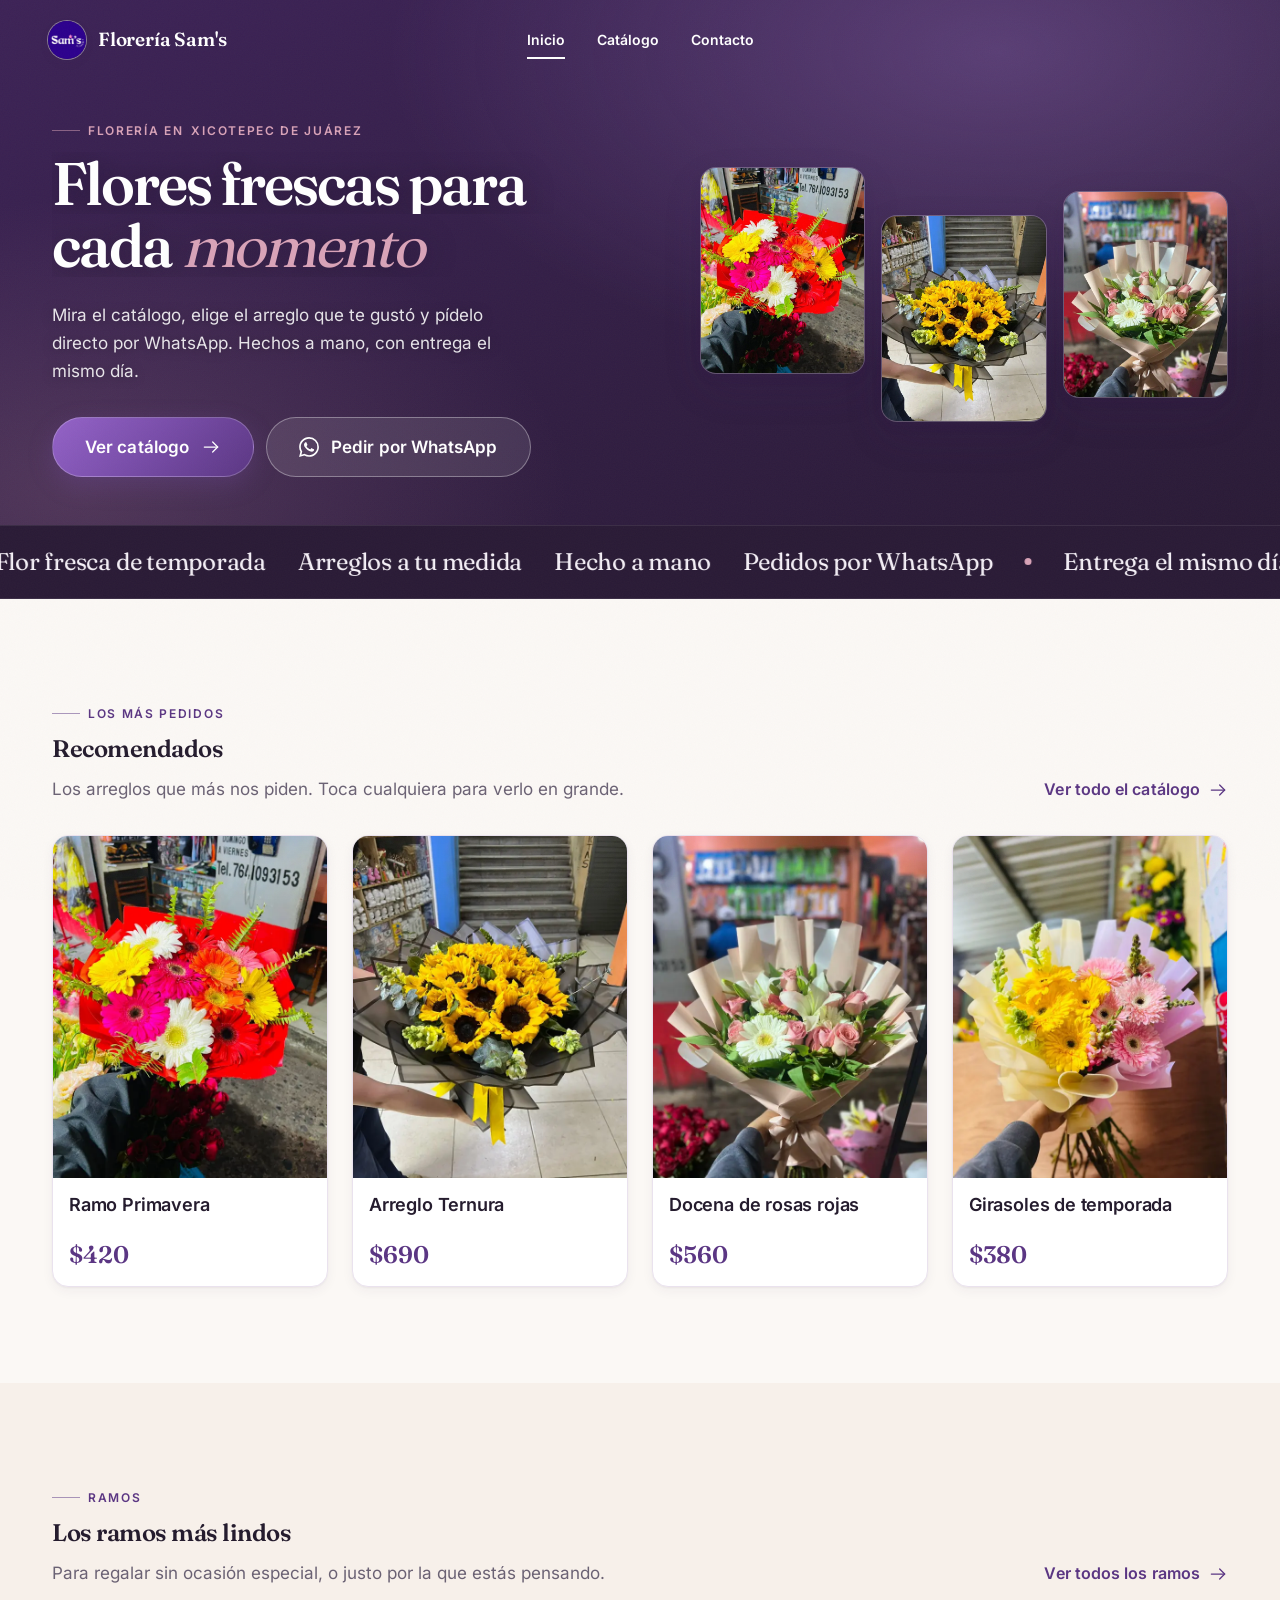
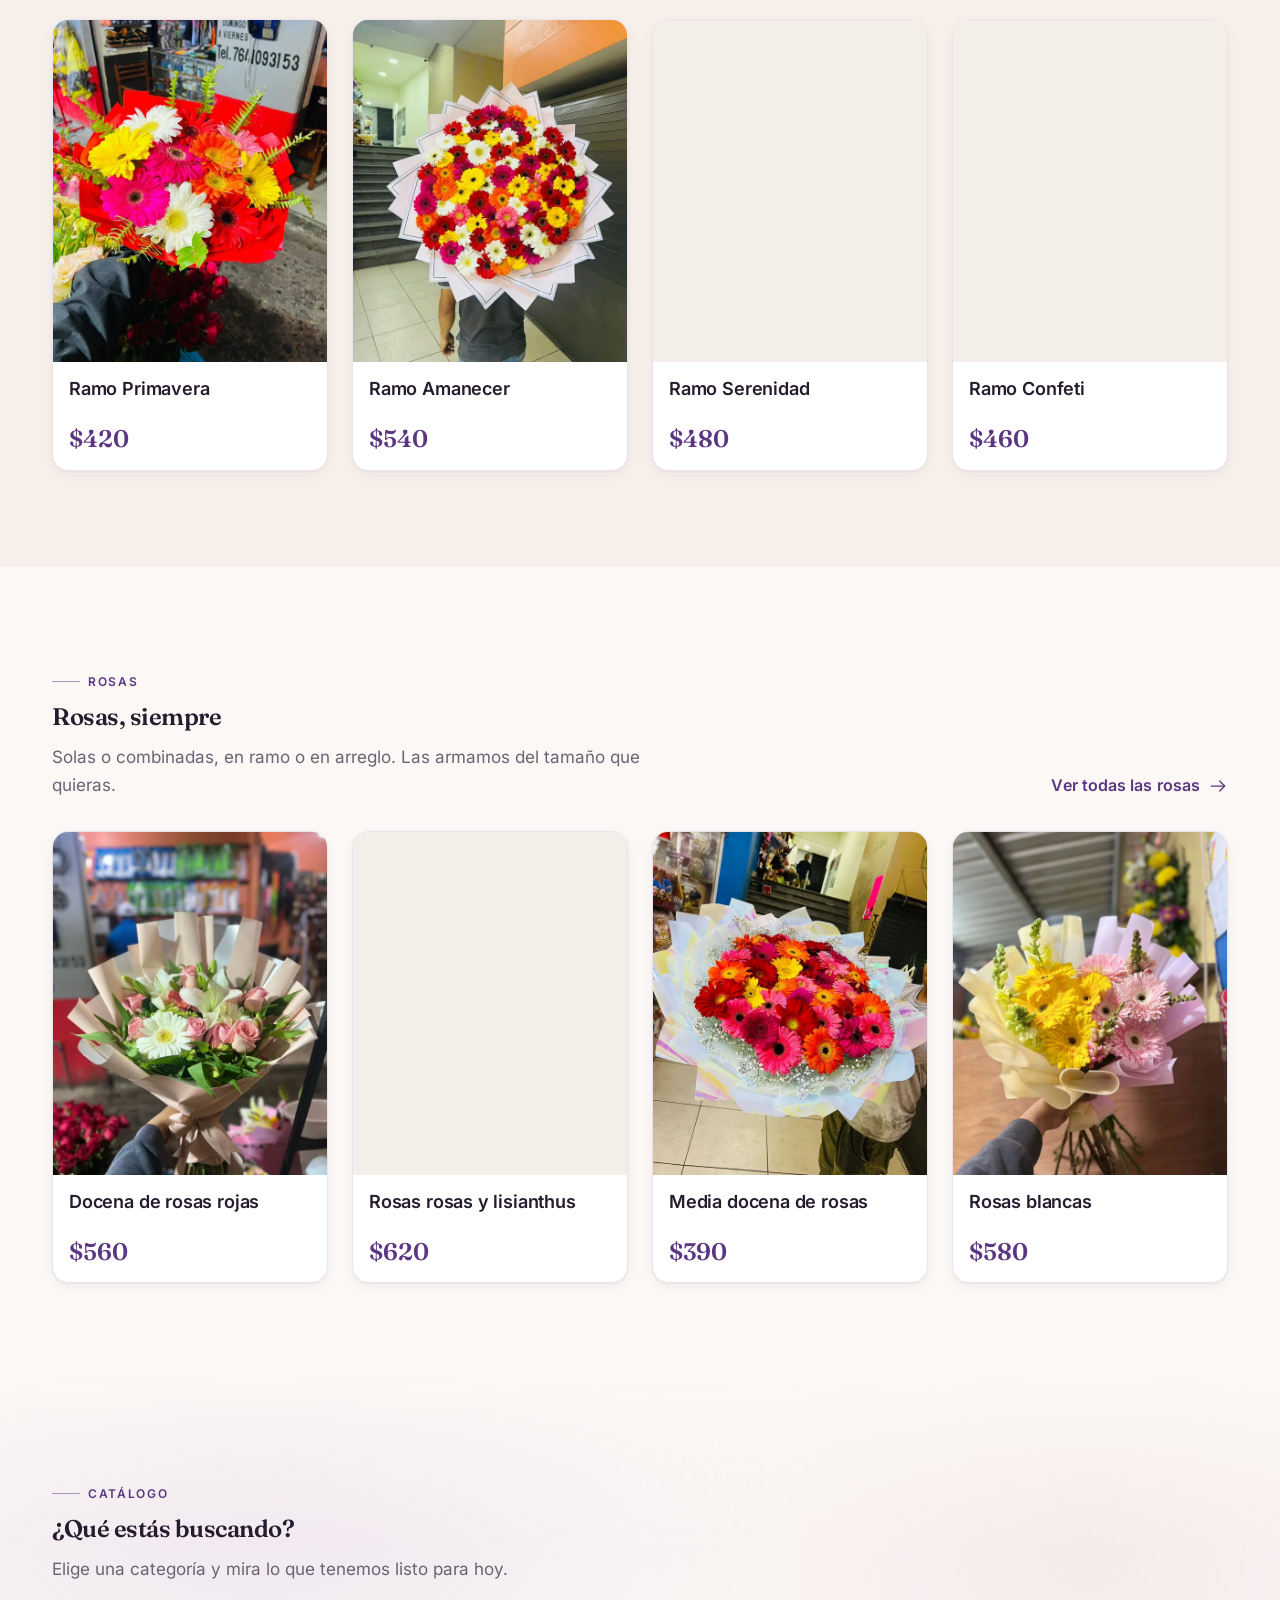
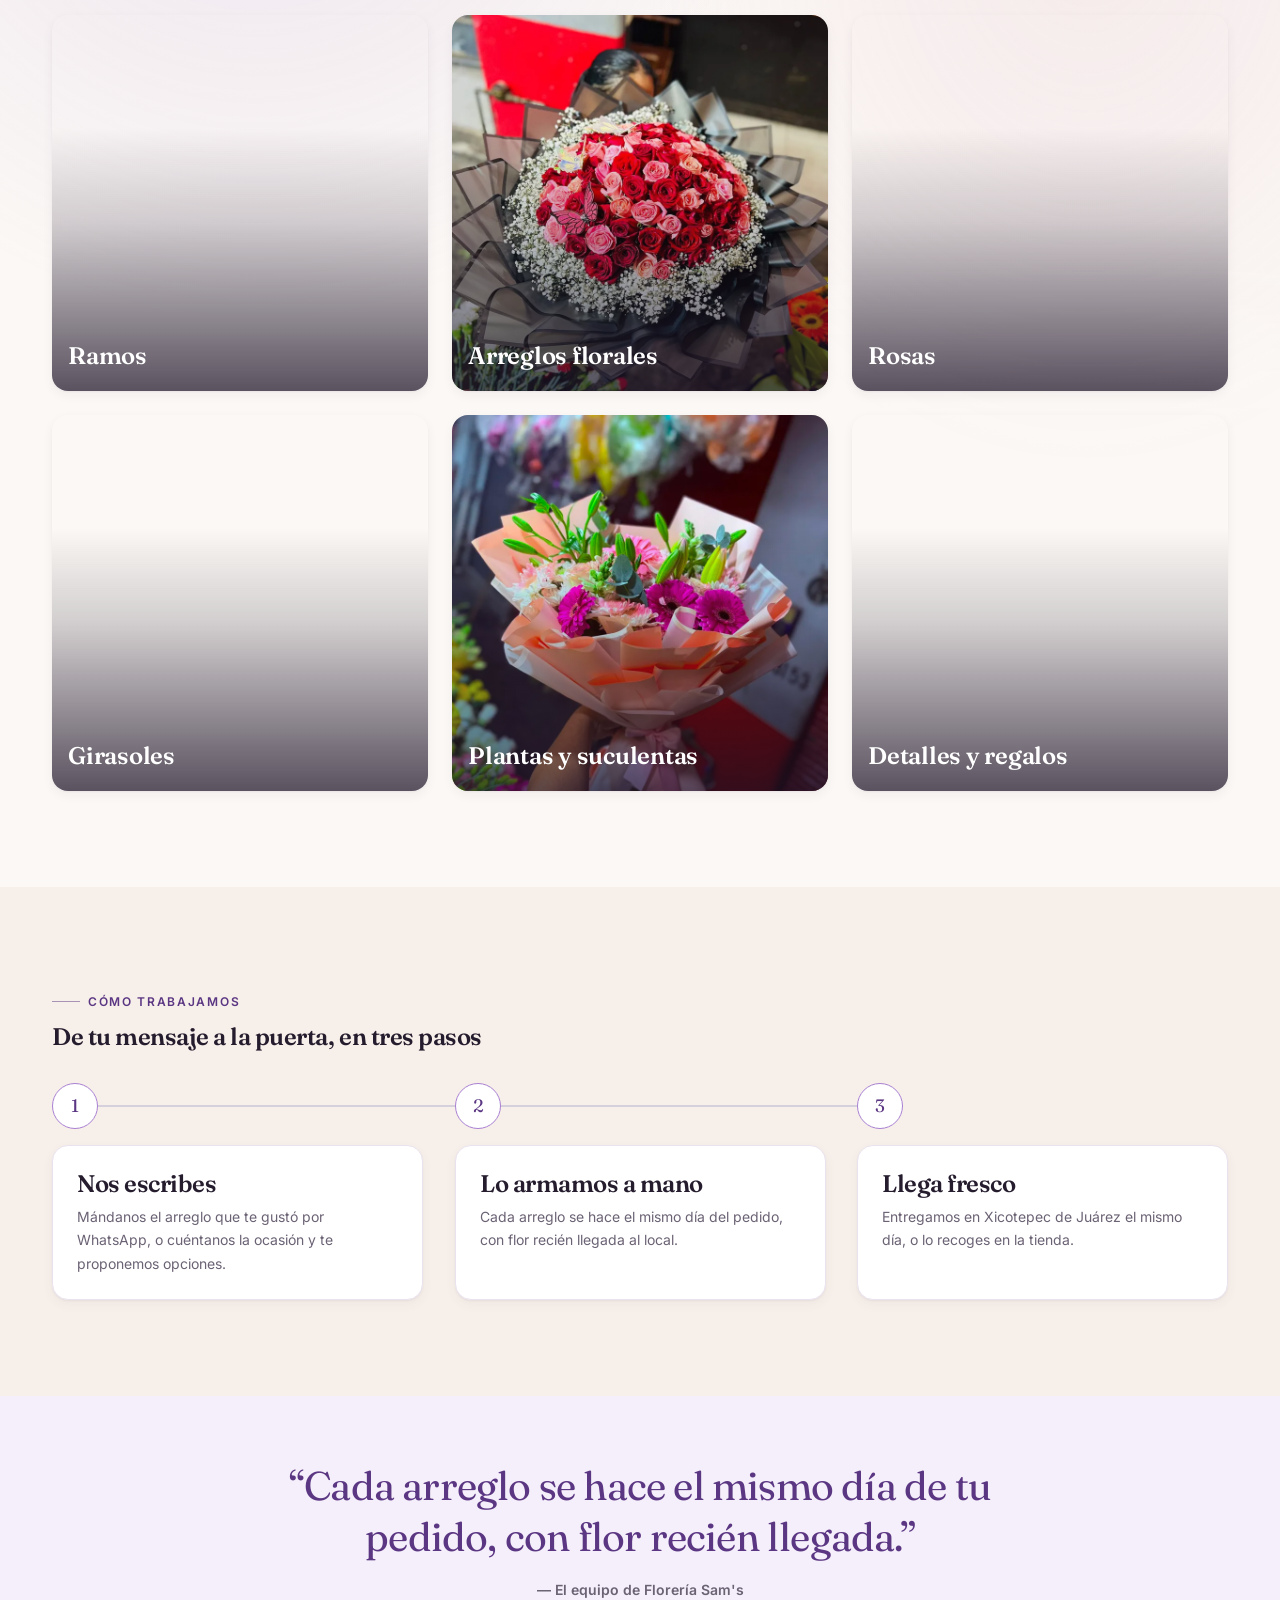
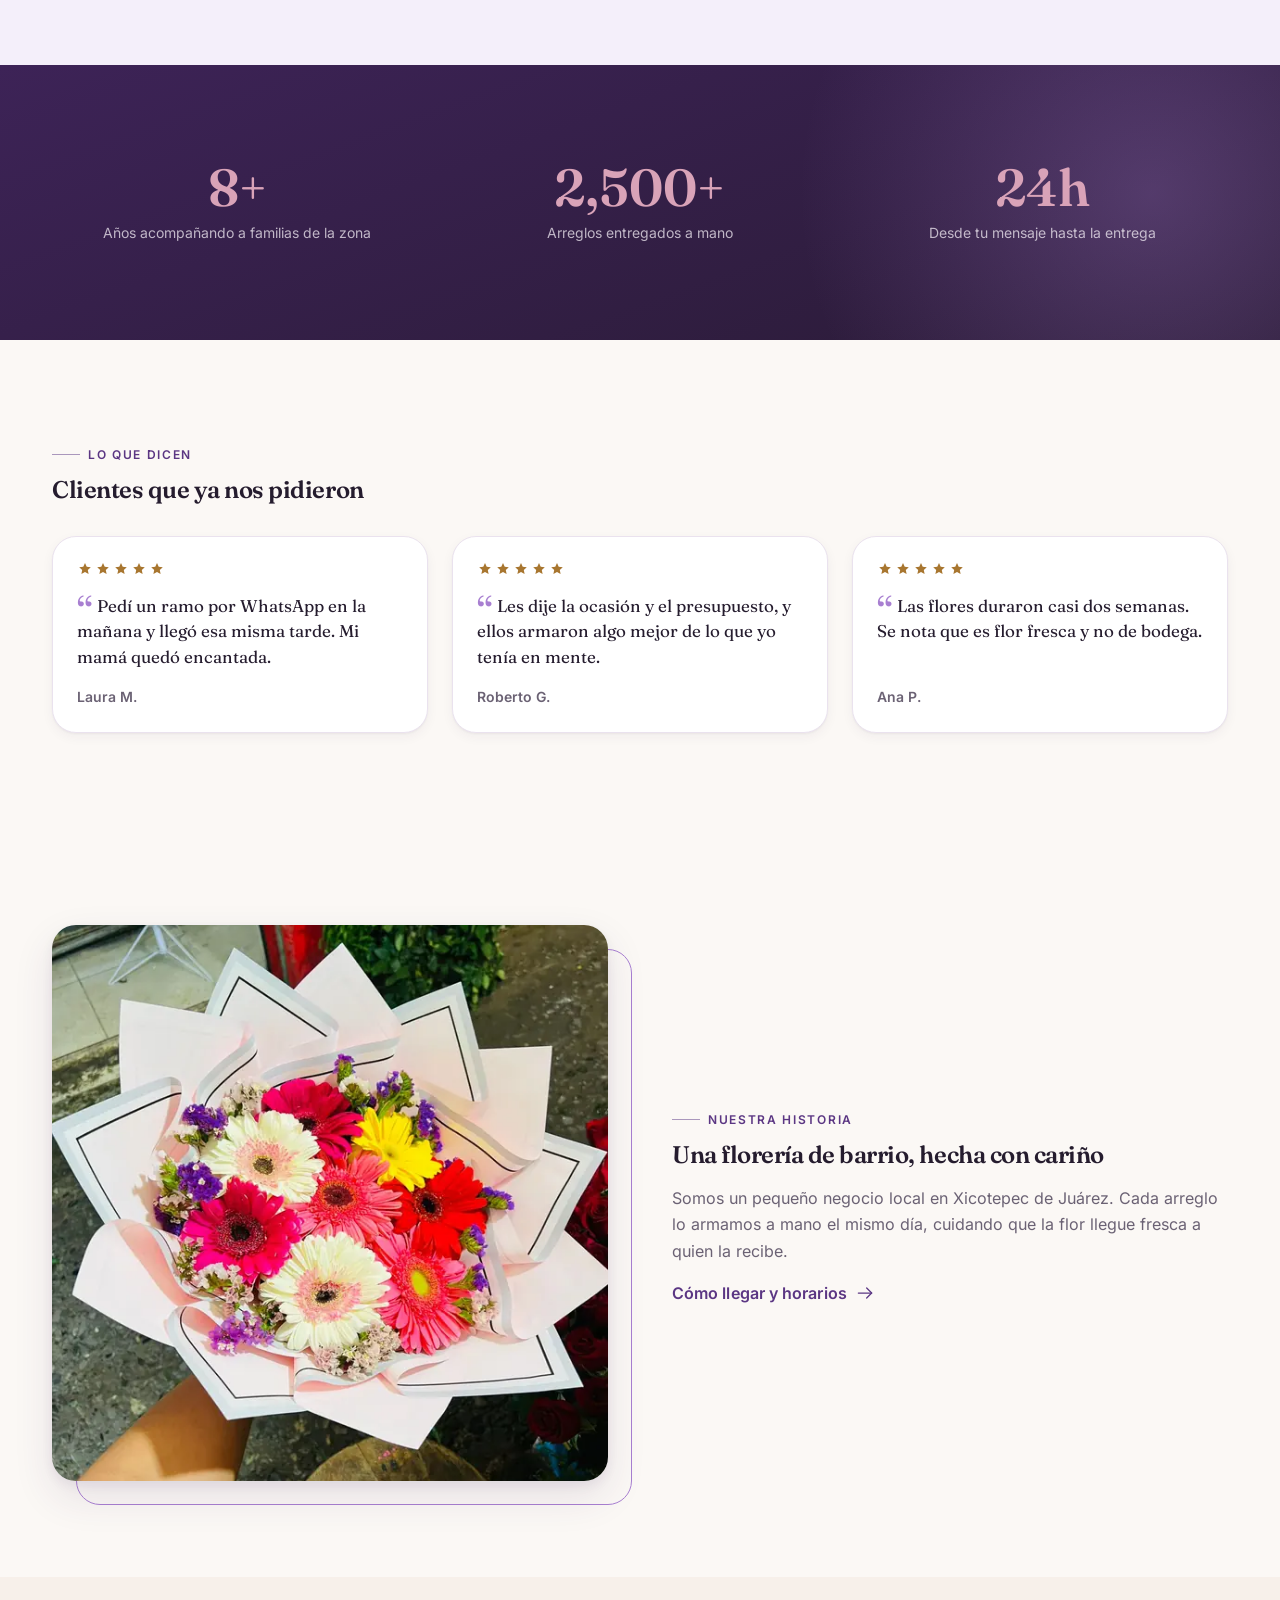
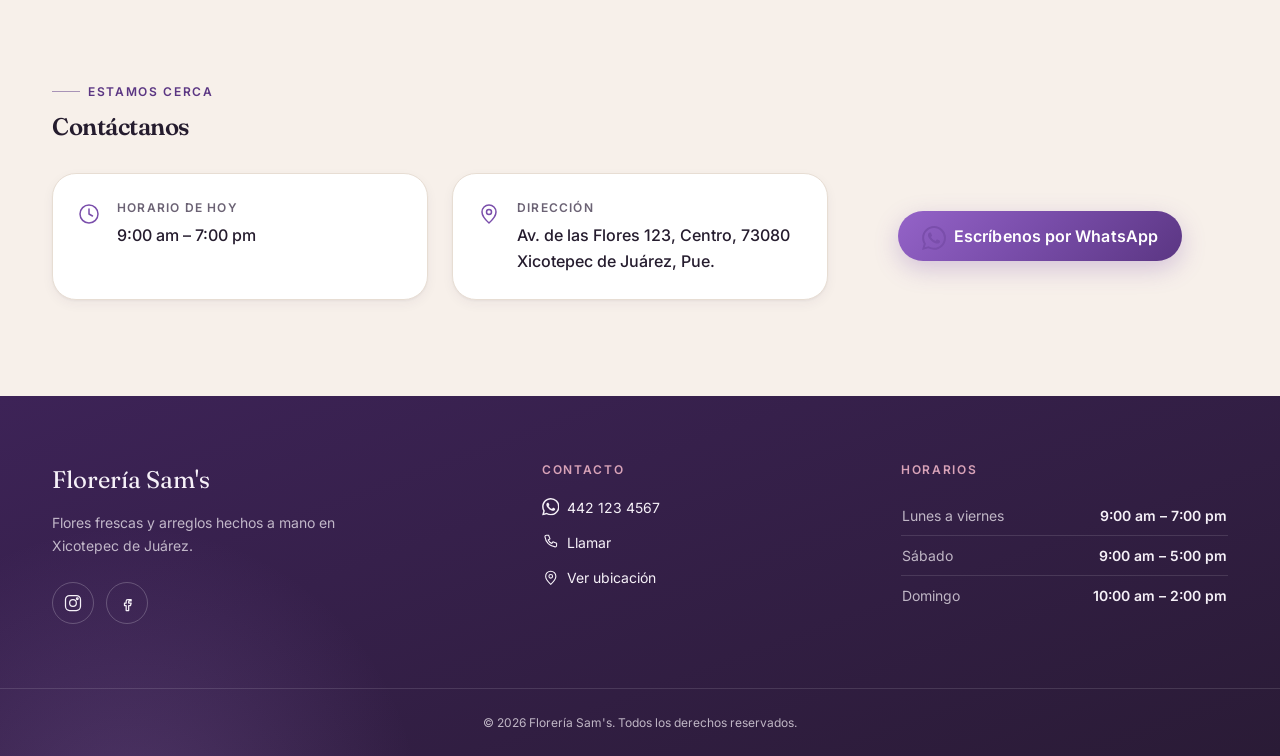
<file: index.html>
<!DOCTYPE html>
<html lang="es-MX">
<head>
  <meta charset="UTF-8">
  <meta name="viewport" content="width=device-width, initial-scale=1">
  <title>Florería Sam's — Florería en Xicotepec de Juárez | Arreglos y ramos</title>
  <meta name="description" content="Arreglos florales, ramos y rosas con entrega el mismo día en Xicotepec de Juárez. Pide por WhatsApp.">
  <link rel="canonical" href="https://www.floreriasams.com.mx/">

  <meta property="og:type" content="website">
  <meta property="og:title" content="Florería Sam's — Florería en Xicotepec de Juárez">
  <meta property="og:description" content="Arreglos florales, ramos y rosas con entrega el mismo día en Xicotepec de Juárez. Pide por WhatsApp.">
  <meta property="og:image" content="https://www.floreriasams.com.mx/assets/img/marca/og-default.jpg">
  <meta property="og:url" content="https://www.floreriasams.com.mx/">
  <meta property="og:locale" content="es_MX">
  <meta property="og:site_name" content="Florería Sam's">
  <meta name="twitter:card" content="summary_large_image">

  <meta name="theme-color" content="#7A4EAB">
  <link rel="icon" href="favicon.ico" sizes="any">
  <link rel="icon" type="image/svg+xml" href="favicon.svg">
  <link rel="apple-touch-icon" href="apple-touch-icon.png">
  <link rel="manifest" href="site.webmanifest">

  <link rel="preload" href="assets/fonts/fraunces-latin.woff2" as="font" type="font/woff2" crossorigin>
  <link rel="preload" href="assets/fonts/inter.woff2" as="font" type="font/woff2" crossorigin>
  <!-- Ya no se precarga ninguna imagen: el hero no tiene foto de fondo y
       el LCP es el título, que depende solo de las fuentes. -->

  <link rel="stylesheet" href="css/base.css">
  <link rel="stylesheet" href="css/layout.css">
  <link rel="stylesheet" href="css/components.css">
  <link rel="stylesheet" href="css/pages.css">
  <link rel="stylesheet" href="css/motion.css">

  <!-- Arranque mínimo (clase .js-anim + año del footer). Va en un archivo
       externo porque la CSP del sitio no permite scripts inline. -->
  <script src="js/boot.js"></script>

  <script type="application/ld+json">
  {
    "@context": "https://schema.org",
    "@type": "Florist",
    "name": "Florería Sam's",
    "image": "https://www.floreriasams.com.mx/assets/img/marca/og-default.jpg",
    "telephone": "+52 442 123 4567",
    "priceRange": "$150 - $1200 MXN",
    "address": {
      "@type": "PostalAddress",
      "streetAddress": "Av. de las Flores 123, Centro",
      "addressLocality": "Xicotepec de Juárez",
      "addressRegion": "Pue.",
      "postalCode": "73080",
      "addressCountry": "MX"
    },
    "url": "https://www.floreriasams.com.mx/",
    "openingHoursSpecification": [
      { "@type": "OpeningHoursSpecification", "dayOfWeek": ["Monday","Tuesday","Wednesday","Thursday","Friday"], "opens": "09:00", "closes": "19:00" },
      { "@type": "OpeningHoursSpecification", "dayOfWeek": "Saturday", "opens": "09:00", "closes": "17:00" },
      { "@type": "OpeningHoursSpecification", "dayOfWeek": "Sunday", "opens": "10:00", "closes": "14:00" }
    ],
    "sameAs": ["https://instagram.com/floreriasams", "https://facebook.com/floreriasams"],
    "areaServed": "Xicotepec de Juárez"
  }
  </script>
</head>
<body>
  <!-- Sprite de iconos SVG, inyectado inline (contenido 100% estático,
       sin interpolación de datos: única excepción permitida a innerHTML) -->
  <svg xmlns="http://www.w3.org/2000/svg" style="display:none" aria-hidden="true">
    <symbol id="icon-menu" viewBox="0 0 24 24" fill="none" stroke="currentColor" stroke-width="1.5" stroke-linecap="round">
      <line x1="3" y1="6" x2="21" y2="6"/><line x1="3" y1="12" x2="21" y2="12"/><line x1="3" y1="18" x2="21" y2="18"/>
    </symbol>
    <symbol id="icon-close" viewBox="0 0 24 24" fill="none" stroke="currentColor" stroke-width="1.5" stroke-linecap="round">
      <line x1="5" y1="5" x2="19" y2="19"/><line x1="19" y1="5" x2="5" y2="19"/>
    </symbol>
    <symbol id="icon-search" viewBox="0 0 24 24" fill="none" stroke="currentColor" stroke-width="1.5" stroke-linecap="round" stroke-linejoin="round">
      <circle cx="11" cy="11" r="7"/><line x1="21" y1="21" x2="16.2" y2="16.2"/>
    </symbol>
    <!-- Logo oficial de WhatsApp (simple-icons, licencia CC0). Es un path
         relleno, no de trazo: de ahí fill="currentColor" y stroke="none". -->
    <symbol id="icon-whatsapp" viewBox="0 0 24 24" fill="currentColor" stroke="none">
      <path d="M17.472 14.382c-.297-.149-1.758-.867-2.03-.967-.273-.099-.471-.148-.67.15-.197.297-.767.966-.94 1.164-.173.199-.347.223-.644.075-.297-.15-1.255-.463-2.39-1.475-.883-.788-1.48-1.761-1.653-2.059-.173-.297-.018-.458.13-.606.134-.133.298-.347.446-.52.149-.174.198-.298.298-.497.099-.198.05-.371-.025-.52-.075-.149-.669-1.612-.916-2.207-.242-.579-.487-.5-.669-.51-.173-.008-.371-.01-.57-.01-.198 0-.52.074-.792.372-.272.297-1.04 1.016-1.04 2.479 0 1.462 1.065 2.875 1.213 3.074.149.198 2.096 3.2 5.077 4.487.709.306 1.262.489 1.694.625.712.227 1.36.195 1.871.118.571-.085 1.758-.719 2.006-1.413.248-.694.248-1.289.173-1.413-.074-.124-.272-.198-.57-.347m-5.421 7.403h-.004a9.87 9.87 0 01-5.031-1.378l-.361-.214-3.741.982.998-3.648-.235-.374a9.86 9.86 0 01-1.51-5.26c.001-5.45 4.436-9.884 9.888-9.884 2.64 0 5.122 1.03 6.988 2.898a9.825 9.825 0 012.893 6.994c-.003 5.45-4.437 9.884-9.885 9.884m8.413-18.297A11.815 11.815 0 0012.05 0C5.495 0 .16 5.335.157 11.892c0 2.096.547 4.142 1.588 5.945L.057 24l6.305-1.654a11.882 11.882 0 005.683 1.448h.005c6.554 0 11.89-5.335 11.893-11.893a11.821 11.821 0 00-3.48-8.413Z"/>
    </symbol>
    <symbol id="icon-phone" viewBox="0 0 24 24" fill="none" stroke="currentColor" stroke-width="1.5" stroke-linecap="round" stroke-linejoin="round">
      <path d="M6 3h3l2 5-2.5 1.5a11 11 0 0 0 5 5L15 12l5 2v3a2 2 0 0 1-2 2A16 16 0 0 1 4 5a2 2 0 0 1 2-2Z"/>
    </symbol>
    <symbol id="icon-pin" viewBox="0 0 24 24" fill="none" stroke="currentColor" stroke-width="1.5" stroke-linecap="round" stroke-linejoin="round">
      <path d="M12 21s-7-6.2-7-11a7 7 0 1 1 14 0c0 4.8-7 11-7 11Z"/><circle cx="12" cy="10" r="2.5"/>
    </symbol>
    <symbol id="icon-clock" viewBox="0 0 24 24" fill="none" stroke="currentColor" stroke-width="1.5" stroke-linecap="round" stroke-linejoin="round">
      <circle cx="12" cy="12" r="9"/><path d="M12 7v5l3.5 2"/>
    </symbol>
    <symbol id="icon-instagram" viewBox="0 0 24 24" fill="none" stroke="currentColor" stroke-width="1.5">
      <rect x="3" y="3" width="18" height="18" rx="5"/><circle cx="12" cy="12" r="4"/><circle cx="17.2" cy="6.8" r="1"/>
    </symbol>
    <symbol id="icon-facebook" viewBox="0 0 24 24" fill="none" stroke="currentColor" stroke-width="1.5" stroke-linecap="round" stroke-linejoin="round">
      <path d="M15 8h-2a2 2 0 0 0-2 2v2H9v3h2v6h3v-6h2.2l.8-3H14v-1.5c0-.6.4-1 1-1h2V8Z"/>
    </symbol>
    <symbol id="icon-arrow" viewBox="0 0 24 24" fill="none" stroke="currentColor" stroke-width="1.5" stroke-linecap="round" stroke-linejoin="round">
      <line x1="4" y1="12" x2="20" y2="12"/><polyline points="14 6 20 12 14 18"/>
    </symbol>
    <symbol id="icon-share" viewBox="0 0 24 24" fill="none" stroke="currentColor" stroke-width="1.5" stroke-linecap="round" stroke-linejoin="round">
      <circle cx="18" cy="5" r="2.5"/><circle cx="6" cy="12" r="2.5"/><circle cx="18" cy="19" r="2.5"/>
      <line x1="8.2" y1="10.8" x2="15.8" y2="6.2"/><line x1="8.2" y1="13.2" x2="15.8" y2="17.8"/>
    </symbol>
    <symbol id="icon-check" viewBox="0 0 24 24" fill="none" stroke="currentColor" stroke-width="1.5" stroke-linecap="round" stroke-linejoin="round">
      <polyline points="4 12 9 17 20 6"/>
    </symbol>
    <symbol id="icon-leaf" viewBox="0 0 24 24" fill="none" stroke="currentColor" stroke-width="1.5" stroke-linecap="round" stroke-linejoin="round">
      <path d="M4 20c8 0 16-4 16-16-8 0-16 4-16 16Z"/><path d="M4 20c3-6 7-10 13-13"/>
    </symbol>
    <symbol id="icon-star" viewBox="0 0 24 24" fill="currentColor" stroke="none">
      <path d="m12 3 2.6 5.6 6.1.7-4.5 4.2 1.2 6-5.4-3-5.4 3 1.2-6L3.3 9.3l6.1-.7L12 3Z"/>
    </symbol>
    <symbol id="icon-scissors" viewBox="0 0 24 24" fill="none" stroke="currentColor" stroke-width="1.5" stroke-linecap="round" stroke-linejoin="round">
      <circle cx="6" cy="6" r="2.5"/><circle cx="6" cy="18" r="2.5"/>
      <line x1="8" y1="7.5" x2="20" y2="18"/><line x1="8" y1="16.5" x2="20" y2="6"/>
    </symbol>
  </svg>

  <a class="skip-link" href="#main">Saltar al contenido</a>

  <header class="header header--overlay">
    <div class="container header__inner">
      <a class="brand" href="index.html">
        <img class="brand__mark" src="assets/img/logo/logo.jpg" alt="" width="34" height="34">
        <span data-site="name">Florería Sam's</span>
      </a>
      <nav class="nav" aria-label="Navegación principal">
        <a class="nav__link" href="index.html" aria-current="page">Inicio</a>
        <a class="nav__link" href="catalogo.html">Catálogo</a>
        <a class="nav__link" href="contacto.html">Contacto</a>
      </nav>
      <!-- Menú de teléfono: el botón despliega los tres enlaces justo
           debajo (ver .nav-drop en css/layout.css). -->
      <div class="nav-mobile">
        <button class="nav-burger" type="button" aria-expanded="false" aria-controls="menu-movil">
          <span class="nav-burger__box" aria-hidden="true"><span></span><span></span></span>
          Menú
        </button>
        <nav class="nav-drop" id="menu-movil" aria-label="Navegación">
          <a class="nav-drop__link" href="index.html" aria-current="page">
            Inicio
            <svg class="icon" aria-hidden="true"><use href="#icon-arrow"></use></svg>
          </a>
          <a class="nav-drop__link" href="catalogo.html">
            Catálogo
            <svg class="icon" aria-hidden="true"><use href="#icon-arrow"></use></svg>
          </a>
          <a class="nav-drop__link" href="contacto.html">
            Contacto
            <svg class="icon" aria-hidden="true"><use href="#icon-arrow"></use></svg>
          </a>
        </nav>
      </div>
    </div>
  </header>

  <main id="main">
    
    <!-- HERO compacto: sin foto de fondo a pantalla completa. Las fotos
         que se ven son tres productos destacados, en tamaño pequeño para
         que conserven definición. -->
    <section class="hero">
      <div class="container hero__inner">
        <div class="hero__content">
          <span class="eyebrow hero__eyebrow" data-anim="fade">Florería en <span data-site="city">Xicotepec</span></span>
          <h1 class="hero__title" data-anim="fade">Flores frescas para cada <em>momento</em></h1>
          <p class="hero__lead" data-anim="fade-up">Mira el catálogo, elige el arreglo que te gustó y pídelo directo por WhatsApp. Hechos a mano, con entrega el mismo día.</p>
          <div class="cta-group hero__ctas" data-anim="fade-up">
            <a class="btn btn--primary btn--hero" href="catalogo.html">
              Ver catálogo
              <svg class="icon icon--arrow" aria-hidden="true"><use href="#icon-arrow"></use></svg>
            </a>
            <a class="btn btn--ghost btn--hero" data-wa-context="hero">
              <svg class="icon" aria-hidden="true"><use href="#icon-whatsapp"></use></svg>
              Pedir por WhatsApp
            </a>
          </div>
        </div>
        <!-- Renderizado por js/home.js desde js/data/products.js. Los
             .skel reservan la altura para que el hero no crezca al cargar. -->
        <div class="hero__picks" data-home-row="featured" data-home-limit="3"
             data-home-variant="pick" data-anim-group aria-label="Tres de nuestros arreglos">
          <span class="skel"></span><span class="skel"></span><span class="skel"></span>
        </div>
      </div>
    </section>

    <!-- CINTA DE VALOR (sustituye al trío estático) -->
    <div class="marquee" aria-hidden="true">
      <div class="marquee__track">
        <div class="marquee__item">
          <span>Entrega el mismo día</span>
          <span>Flor fresca de temporada</span>
          <span>Arreglos a tu medida</span>
          <span>Hecho a mano</span>
          <span>Pedidos por WhatsApp</span>
        </div>
      </div>
    </div>

    <!-- RECOMENDADOS -->
    <section class="section" aria-labelledby="picks-heading">
      <div class="container">
        <div class="section__head section__head--row" data-anim="fade-up">
          <div>
            <span class="eyebrow">Los más pedidos</span>
            <h2 id="picks-heading">Recomendados</h2>
            <p class="section__lead">Los arreglos que más nos piden. Toca cualquiera para verlo en grande.</p>
          </div>
          <a class="btn btn--text inline-cta" href="catalogo.html">
            Ver todo el catálogo
            <svg class="icon icon--arrow" aria-hidden="true"><use href="#icon-arrow"></use></svg>
          </a>
        </div>
        <!-- Renderizado por js/home.js desde js/data/products.js -->
        <div class="product-row" data-home-row="featured" data-home-limit="4" data-anim-group>
          <span class="skel skel--card"></span><span class="skel skel--card"></span>
          <span class="skel skel--card"></span><span class="skel skel--card"></span>
        </div>
      </div>
    </section>

    <!-- RAMOS -->
    <section class="section section--tint" aria-labelledby="ramos-heading">
      <div class="container">
        <div class="section__head section__head--row" data-anim="fade-up">
          <div>
            <span class="eyebrow">Ramos</span>
            <h2 id="ramos-heading">Los ramos más lindos</h2>
            <p class="section__lead">Para regalar sin ocasión especial, o justo por la que estás pensando.</p>
          </div>
          <a class="btn btn--text inline-cta" href="catalogo.html?cat=ramos">
            Ver todos los ramos
            <svg class="icon icon--arrow" aria-hidden="true"><use href="#icon-arrow"></use></svg>
          </a>
        </div>
        <div class="product-row" data-home-row="ramos" data-home-limit="4" data-anim-group>
          <span class="skel skel--card"></span><span class="skel skel--card"></span>
          <span class="skel skel--card"></span><span class="skel skel--card"></span>
        </div>
      </div>
    </section>

    <!-- ROSAS -->
    <section class="section" aria-labelledby="rosas-heading">
      <div class="container">
        <div class="section__head section__head--row" data-anim="fade-up">
          <div>
            <span class="eyebrow">Rosas</span>
            <h2 id="rosas-heading">Rosas, siempre</h2>
            <p class="section__lead">Solas o combinadas, en ramo o en arreglo. Las armamos del tamaño que quieras.</p>
          </div>
          <a class="btn btn--text inline-cta" href="catalogo.html?cat=rosas">
            Ver todas las rosas
            <svg class="icon icon--arrow" aria-hidden="true"><use href="#icon-arrow"></use></svg>
          </a>
        </div>
        <div class="product-row" data-home-row="rosas" data-home-limit="4" data-anim-group>
          <span class="skel skel--card"></span><span class="skel skel--card"></span>
          <span class="skel skel--card"></span><span class="skel skel--card"></span>
        </div>
      </div>
    </section>

    <!-- CATEGORÍAS -->
    <section class="section section--glow" aria-labelledby="cat-heading">
      <div class="container">
        <div class="section__head" data-anim="fade-up">
          <span class="eyebrow">Catálogo</span>
          <h2 id="cat-heading">¿Qué estás buscando?</h2>
          <p class="section__lead">Elige una categoría y mira lo que tenemos listo para hoy.</p>
        </div>
        <div class="grid-2" id="home-categories" data-anim-group aria-label="Categorías de productos">
          <!-- Renderizado por js/home.js desde js/data/products.js -->
          <span class="skel skel--cat"></span><span class="skel skel--cat"></span>
          <span class="skel skel--cat"></span><span class="skel skel--cat"></span>
          <span class="skel skel--cat"></span><span class="skel skel--cat"></span>
        </div>
      </div>
    </section>

    <!-- CÓMO TRABAJAMOS -->
    <section class="section section--tint" aria-labelledby="process-heading">
      <div class="container">
        <div class="section__head" data-anim="fade-up">
          <span class="eyebrow">Cómo trabajamos</span>
          <h2 id="process-heading">De tu mensaje a la puerta, en tres pasos</h2>
        </div>
        <ol class="process">
          <li class="process-step" data-anim="fade-up">
            <span class="process-step__num">1</span>
            <div class="process-step__card">
              <h3 class="process-step__title">Nos escribes</h3>
              <p class="process-step__text">Mándanos el arreglo que te gustó por WhatsApp, o cuéntanos la ocasión y te proponemos opciones.</p>
            </div>
          </li>
          <li class="process-step" data-anim="fade-up" data-anim-delay="0.1">
            <span class="process-step__num">2</span>
            <div class="process-step__card">
              <h3 class="process-step__title">Lo armamos a mano</h3>
              <p class="process-step__text">Cada arreglo se hace el mismo día del pedido, con flor recién llegada al local.</p>
            </div>
          </li>
          <li class="process-step" data-anim="fade-up" data-anim-delay="0.2">
            <span class="process-step__num">3</span>
            <div class="process-step__card">
              <h3 class="process-step__title">Llega fresco</h3>
              <p class="process-step__text">Entregamos en <span data-site="city">Xicotepec</span> el mismo día, o lo recoges en la tienda.</p>
            </div>
          </li>
        </ol>
      </div>
    </section>

    <!-- BANDA DE PROPUESTA DE VALOR (solo texto: la foto que había aquí
         apuntaba a un archivo inexistente y ocupaba media pantalla) -->
    <section class="value-band">
      <div class="container">
        <div class="value-band__inner value-band__inner--text">
          <div data-anim="fade-up">
            <p class="value-band__quote">“Cada arreglo se hace el mismo día de tu pedido, con flor recién llegada.”</p>
            <p class="value-band__attrib">— El equipo de <span data-site="name">Florería Sam's</span></p>
          </div>
        </div>
      </div>
    </section>

    <!-- CIFRAS -->
    <section class="section dark-band" aria-labelledby="stats-heading">
      <div class="container">
        <h2 id="stats-heading" class="sr-only">Nuestros números</h2>
        <!-- El texto final va escrito en el HTML: si no hay animación
             (movimiento reducido o JS bloqueado) la cifra ya es correcta.
             motion.js solo la recuenta desde cero cuando puede animar. -->
        <div class="grid-stats" data-anim-group>
          <div class="stat">
            <p class="stat__num" data-count="8" data-count-suffix="+">8+</p>
            <p class="stat__label text-muted">Años acompañando a familias de la zona</p>
          </div>
          <div class="stat">
            <p class="stat__num" data-count="2500" data-count-suffix="+">2,500+</p>
            <p class="stat__label text-muted">Arreglos entregados a mano</p>
          </div>
          <div class="stat">
            <p class="stat__num" data-count="24" data-count-suffix="h">24h</p>
            <p class="stat__label text-muted">Desde tu mensaje hasta la entrega</p>
          </div>
        </div>
      </div>
    </section>

    <!-- TESTIMONIOS -->
    <section class="section" aria-labelledby="reviews-heading">
      <div class="container">
        <div class="section__head" data-anim="fade-up">
          <span class="eyebrow">Lo que dicen</span>
          <h2 id="reviews-heading">Clientes que ya nos pidieron</h2>
        </div>
        <div class="grid-3" data-anim-group>
          <article class="testimonial">
            <div class="testimonial__stars" aria-label="5 de 5 estrellas">
              <svg class="icon" aria-hidden="true"><use href="#icon-star"></use></svg>
              <svg class="icon" aria-hidden="true"><use href="#icon-star"></use></svg>
              <svg class="icon" aria-hidden="true"><use href="#icon-star"></use></svg>
              <svg class="icon" aria-hidden="true"><use href="#icon-star"></use></svg>
              <svg class="icon" aria-hidden="true"><use href="#icon-star"></use></svg>
            </div>
            <p class="testimonial__quote">Pedí un ramo por WhatsApp en la mañana y llegó esa misma tarde. Mi mamá quedó encantada.</p>
            <p class="testimonial__author">Laura M.</p>
          </article>
          <article class="testimonial">
            <div class="testimonial__stars" aria-label="5 de 5 estrellas">
              <svg class="icon" aria-hidden="true"><use href="#icon-star"></use></svg>
              <svg class="icon" aria-hidden="true"><use href="#icon-star"></use></svg>
              <svg class="icon" aria-hidden="true"><use href="#icon-star"></use></svg>
              <svg class="icon" aria-hidden="true"><use href="#icon-star"></use></svg>
              <svg class="icon" aria-hidden="true"><use href="#icon-star"></use></svg>
            </div>
            <p class="testimonial__quote">Les dije la ocasión y el presupuesto, y ellos armaron algo mejor de lo que yo tenía en mente.</p>
            <p class="testimonial__author">Roberto G.</p>
          </article>
          <article class="testimonial">
            <div class="testimonial__stars" aria-label="5 de 5 estrellas">
              <svg class="icon" aria-hidden="true"><use href="#icon-star"></use></svg>
              <svg class="icon" aria-hidden="true"><use href="#icon-star"></use></svg>
              <svg class="icon" aria-hidden="true"><use href="#icon-star"></use></svg>
              <svg class="icon" aria-hidden="true"><use href="#icon-star"></use></svg>
              <svg class="icon" aria-hidden="true"><use href="#icon-star"></use></svg>
            </div>
            <p class="testimonial__quote">Las flores duraron casi dos semanas. Se nota que es flor fresca y no de bodega.</p>
            <p class="testimonial__author">Ana P.</p>
          </article>
        </div>
      </div>
    </section>

    <!-- SOBRE LA FLORERÍA (teaser) -->
    <section class="section about-teaser" aria-labelledby="about-heading">
      <div class="container">
        <div class="about-teaser__inner">
          <div class="about-teaser__frame" data-anim="fade-right">
            <div class="about-teaser__media">
              <!-- Foto real del catálogo: assets/img/hero/historia.webp no
                   existe. Cambia el número si prefieres otro arreglo. -->
              <img src="assets/img/productos/arreglo-14-600.webp"
                   srcset="assets/img/productos/arreglo-14-600.webp 600w,
                           assets/img/productos/arreglo-14-1200.webp 1200w"
                   sizes="(min-width: 768px) 40vw, 90vw"
                   alt="Arreglo floral elaborado a mano en Florería Sam's"
                   width="600" height="750" loading="lazy" decoding="async">
            </div>
          </div>
          <div data-anim="fade-left">
            <span class="eyebrow">Nuestra historia</span>
            <h2 id="about-heading">Una florería de barrio, hecha con cariño</h2>
            <p class="mt-4 text-muted">Somos un pequeño negocio local en <span data-site="city">Xicotepec</span>. Cada arreglo lo armamos a mano el mismo día, cuidando que la flor llegue fresca a quien la recibe.</p>
            <a class="btn btn--text inline-cta mt-4" href="contacto.html">
              Cómo llegar y horarios
              <svg class="icon icon--arrow" aria-hidden="true"><use href="#icon-arrow"></use></svg>
            </a>
          </div>
        </div>
      </div>
    </section>

    <!-- CONTACTO RÁPIDO -->
    <section class="section quick-contact" data-hide-float aria-labelledby="contact-heading">
      <div class="container">
        <div class="section__head" data-anim="fade-up">
          <span class="eyebrow">Estamos cerca</span>
          <h2 id="contact-heading">Contáctanos</h2>
        </div>
        <div class="quick-contact__grid" data-anim-group>
          <div class="quick-contact__item">
            <svg class="icon" aria-hidden="true"><use href="#icon-clock"></use></svg>
            <div>
              <p class="quick-contact__label">Horario de hoy</p>
              <p class="quick-contact__value">9:00 am – 7:00 pm</p>
            </div>
          </div>
          <div class="quick-contact__item">
            <svg class="icon" aria-hidden="true"><use href="#icon-pin"></use></svg>
            <div>
              <p class="quick-contact__label">Dirección</p>
              <p class="quick-contact__value" data-site="address">Av. de las Flores 123, Centro</p>
            </div>
          </div>
          <div class="quick-contact__item quick-contact__item--cta">
            <a class="btn btn--primary btn--block" data-wa-context="contact">
              <svg class="icon" aria-hidden="true"><use href="#icon-whatsapp"></use></svg>
              Escríbenos por WhatsApp
            </a>
          </div>
        </div>
      </div>
    </section>

  </main>

  <footer class="footer">
    <div class="container footer__grid">
      <div>
        <p class="footer__brand" data-site="name">Florería Sam's</p>
        <p class="footer__text">Flores frescas y arreglos hechos a mano en <span data-site="city">Xicotepec</span>.</p>
        <div class="footer__social">
          <a href="#" data-site="instagram" aria-label="Instagram">
            <svg class="icon" aria-hidden="true"><use href="#icon-instagram"></use></svg>
          </a>
          <a href="#" data-site="facebook" aria-label="Facebook">
            <svg class="icon" aria-hidden="true"><use href="#icon-facebook"></use></svg>
          </a>
        </div>
      </div>
      <div>
        <p class="footer__heading">Contacto</p>
        <div class="footer__list">
          <a data-wa-context="floating">
            <svg class="icon" aria-hidden="true"><use href="#icon-whatsapp"></use></svg>
            <span data-site="phoneDisplay">442 123 4567</span>
          </a>
          <a href="#" data-site="phoneTel">
            <svg class="icon" aria-hidden="true"><use href="#icon-phone"></use></svg>
            Llamar
          </a>
          <a href="#" data-site="mapsUrl" target="_blank" rel="noopener">
            <svg class="icon" aria-hidden="true"><use href="#icon-pin"></use></svg>
            Ver ubicación
          </a>
        </div>
      </div>
      <div>
        <p class="footer__heading">Horarios</p>
        <table class="hours-table"><tbody data-site="hours"></tbody></table>
      </div>
    </div>
    <div class="footer__bottom">
      &copy; <span id="year"></span> <span data-site="name">Florería Sam's</span>. Todos los derechos reservados.
    </div>
  </footer>

  <a class="float-wa" data-wa-context="floating" aria-label="Escribir por WhatsApp">
    <svg class="icon" aria-hidden="true"><use href="#icon-whatsapp"></use></svg>
  </a>

  <!-- GSAP auto-hospedado (v3.13). Sin build step: builds UMD.
       El orden importa: motion.js debe registrar su listener de
       DOMContentLoaded ANTES que ui.js y catalog.js, porque esos
       consultan FL.motion.isEnabled() para no duplicar trabajo. -->
  <script defer src="assets/vendor/gsap/gsap.min.js"></script>
  <script defer src="assets/vendor/gsap/ScrollTrigger.min.js"></script>
  <script defer src="assets/vendor/gsap/SplitText.min.js"></script>

  <script defer src="js/config.js"></script>
  <script defer src="js/data/products.js"></script>
  <script defer src="js/lib/dom.js"></script>
  <script defer src="js/lib/format.js"></script>
  <script defer src="js/whatsapp.js"></script>
  <script defer src="js/motion.js"></script>
  <script defer src="js/ui.js"></script>
  <script defer src="js/catalog.js"></script>
  <script defer src="js/product-modal.js"></script>
  <script defer src="js/home.js"></script>
</body>
</html>
</file>
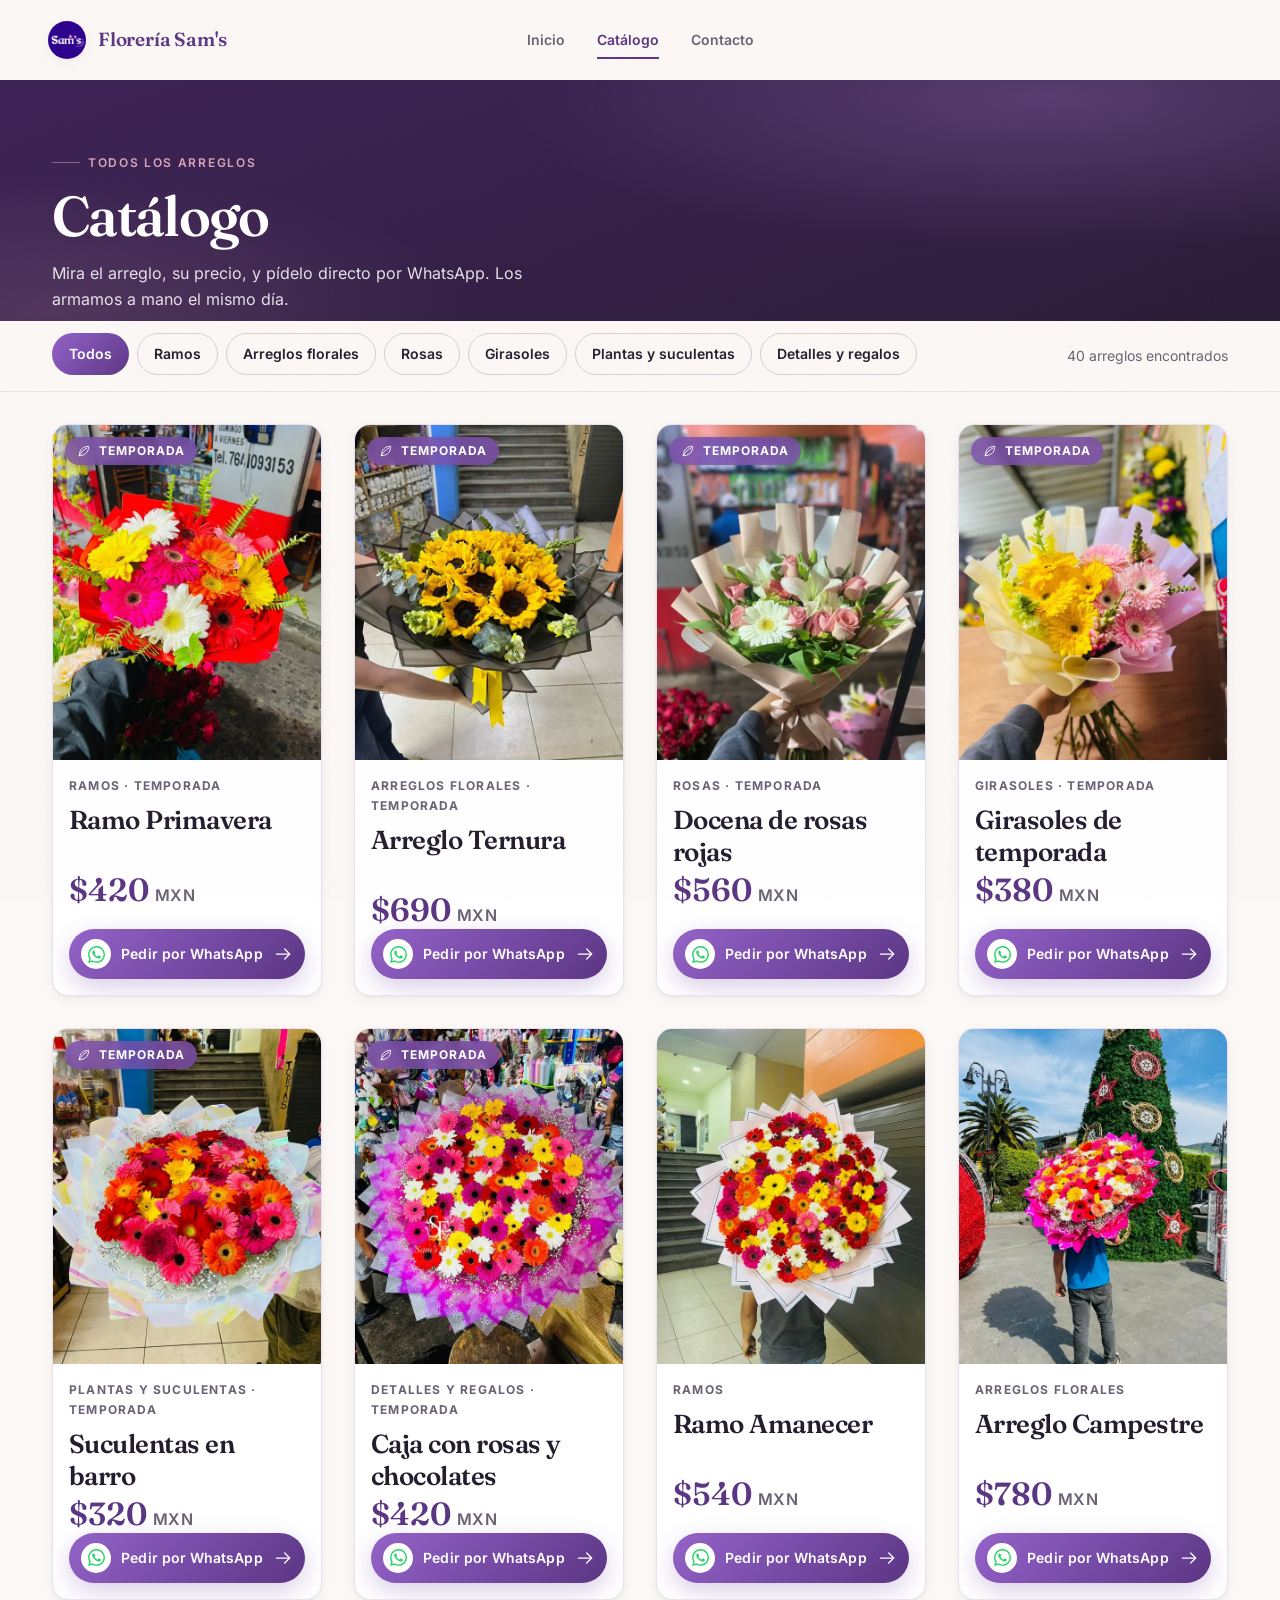
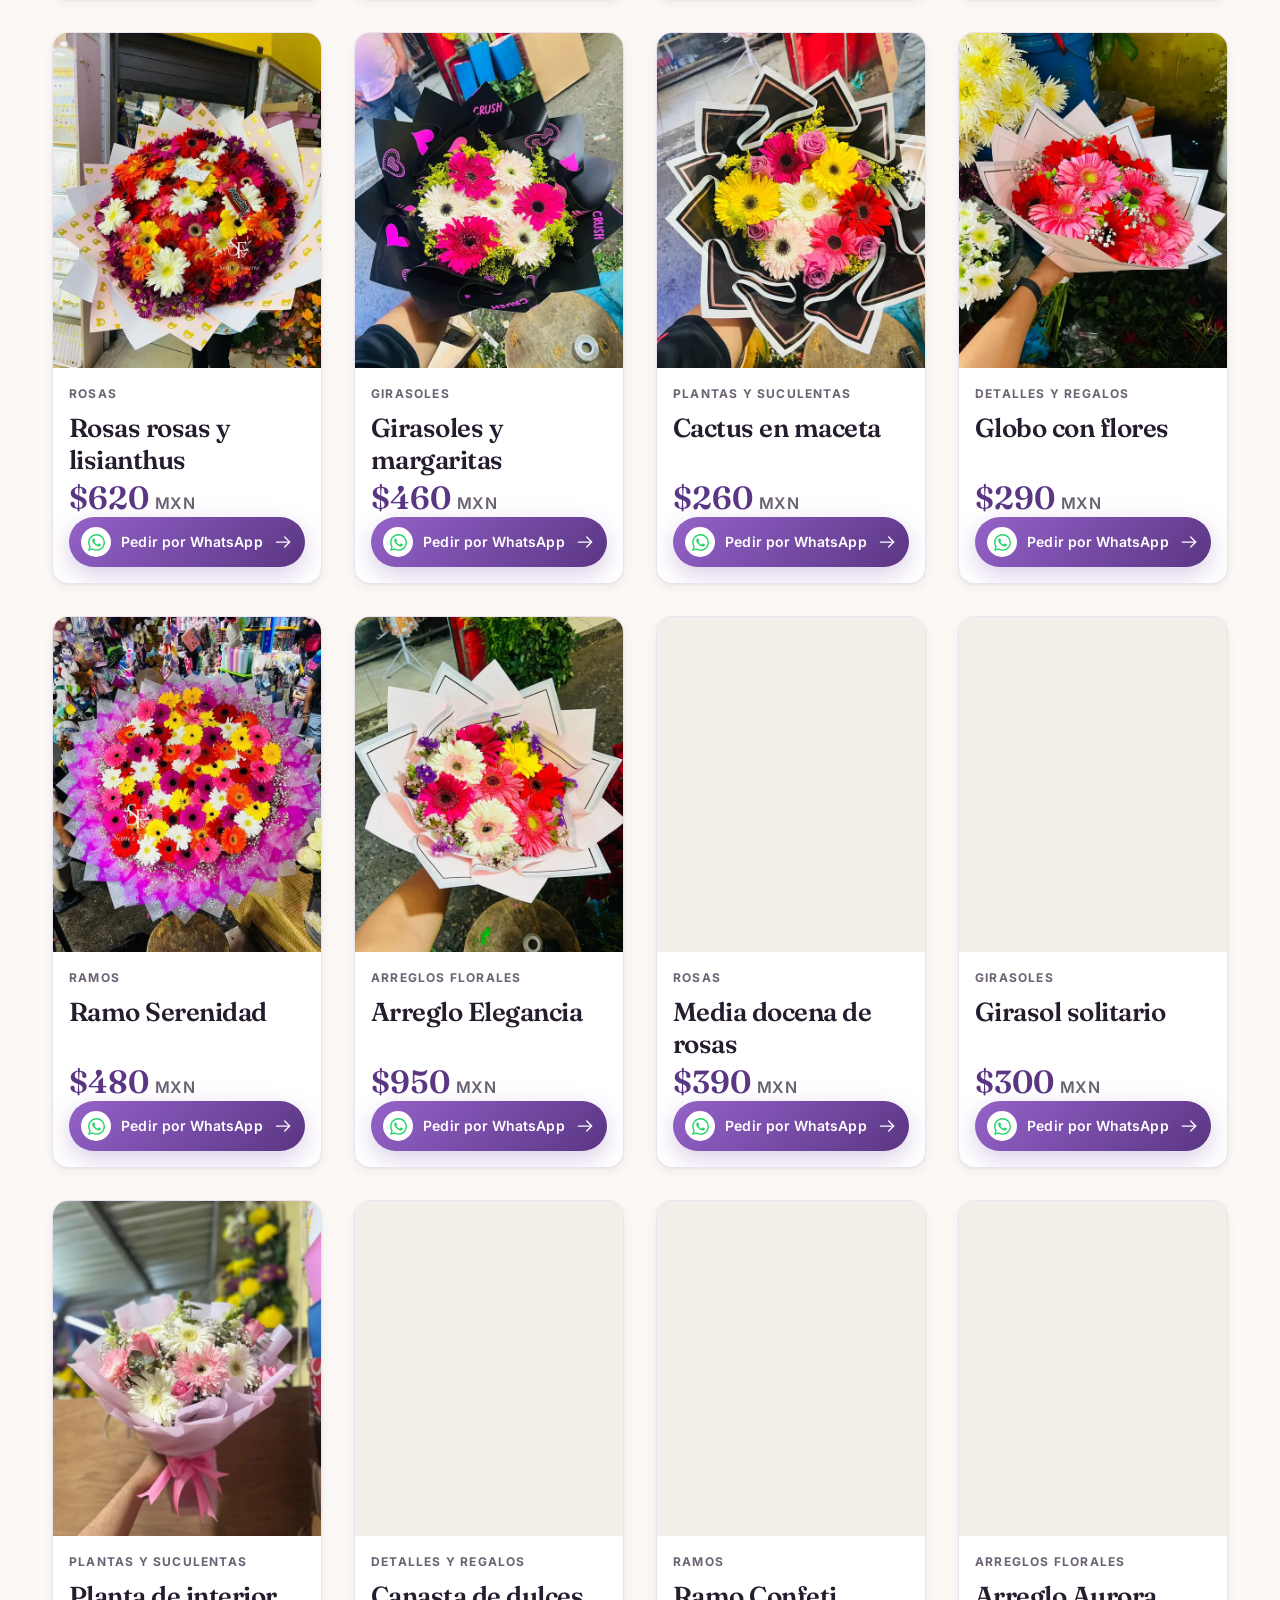
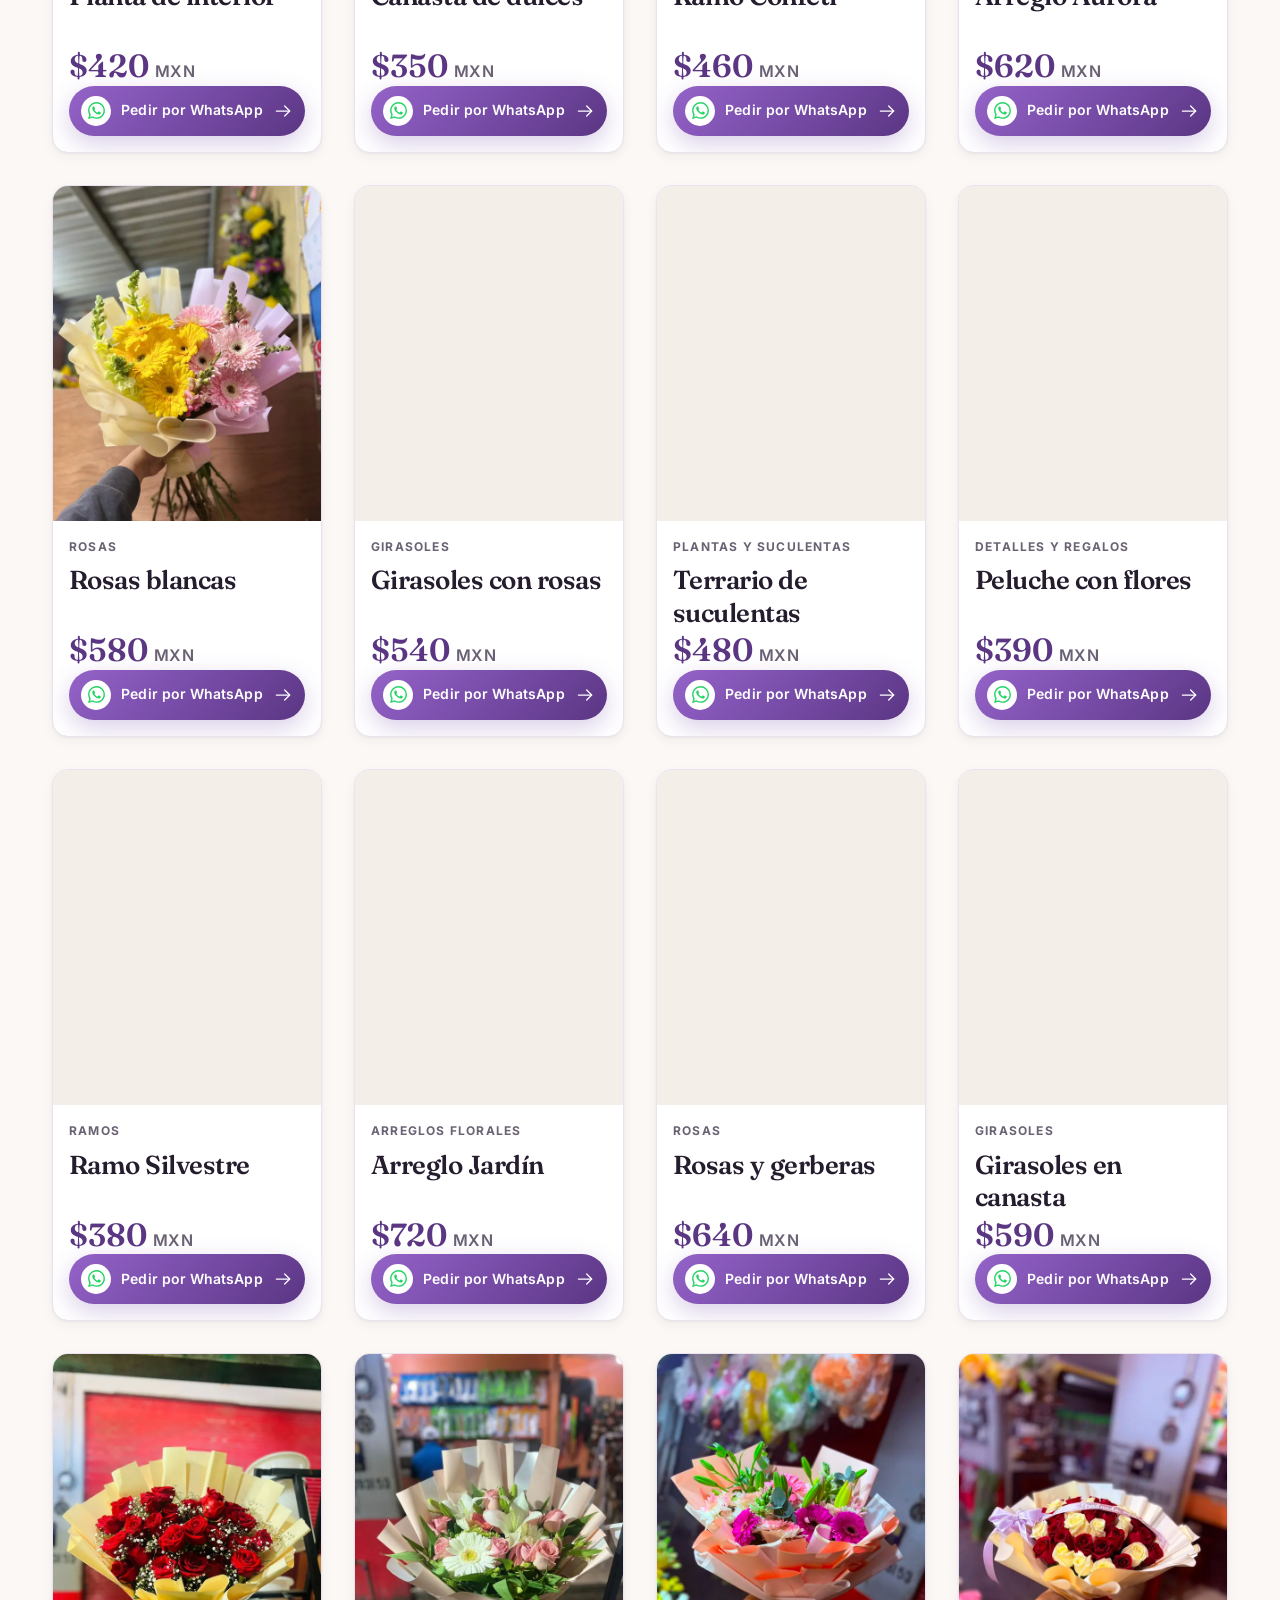
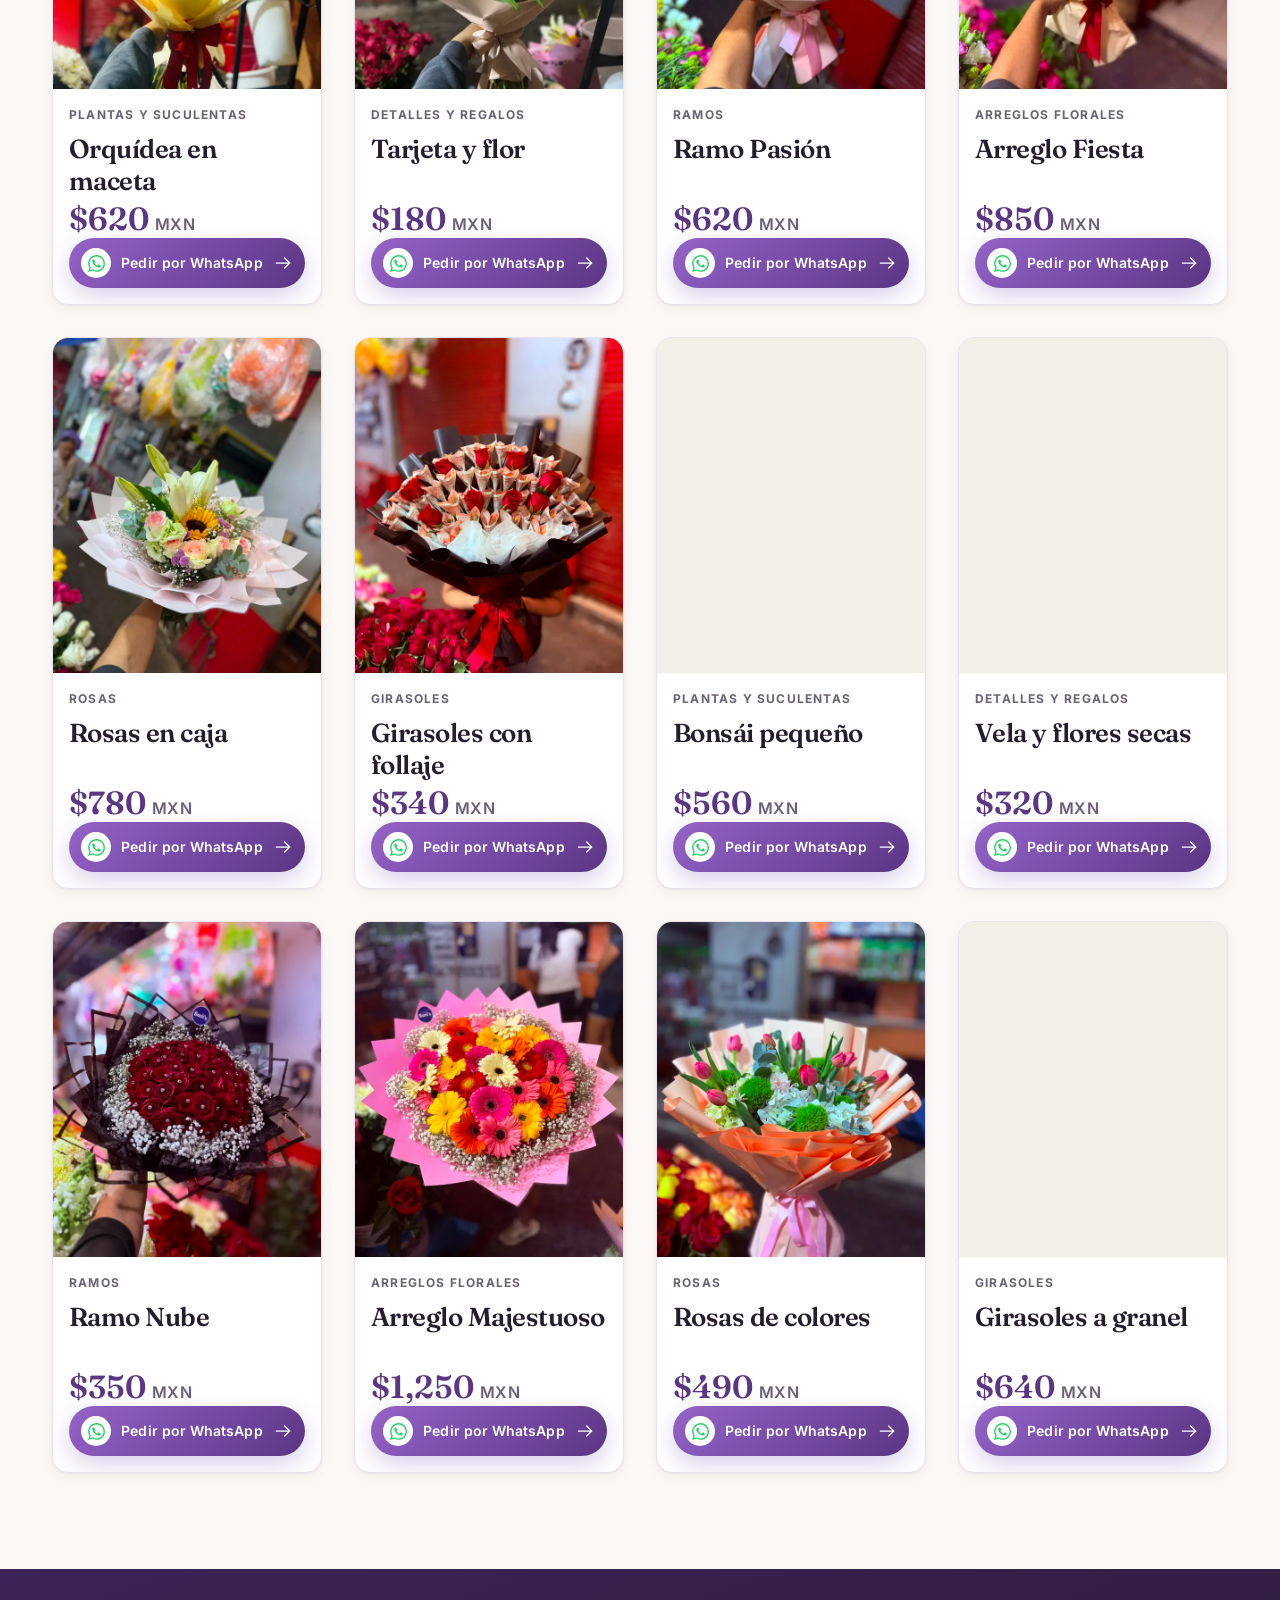
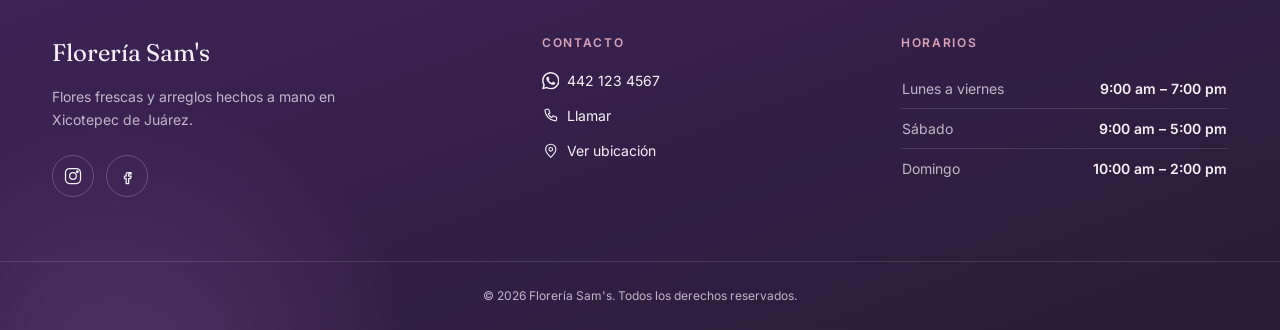
<file: catalogo.html>
<!DOCTYPE html>
<html lang="es-MX">
<head>
  <meta charset="UTF-8">
  <meta name="viewport" content="width=device-width, initial-scale=1">
  <title>Catálogo de arreglos y ramos — Florería Sam's</title>
  <meta name="description" content="Explora nuestros ramos, arreglos, rosas y girasoles. Precios visibles y pedidos por WhatsApp.">
  <link rel="canonical" href="https://www.floreriasams.com.mx/catalogo.html">

  <meta property="og:type" content="website">
  <meta property="og:title" content="Catálogo de arreglos y ramos — Florería Sam's">
  <meta property="og:description" content="Explora nuestros ramos, arreglos, rosas y girasoles. Precios visibles y pedidos por WhatsApp.">
  <meta property="og:image" content="https://www.floreriasams.com.mx/assets/img/marca/og-default.jpg">
  <meta property="og:url" content="https://www.floreriasams.com.mx/catalogo.html">
  <meta property="og:locale" content="es_MX">
  <meta property="og:site_name" content="Florería Sam's">
  <meta name="twitter:card" content="summary_large_image">

  <meta name="theme-color" content="#7A4EAB">
  <link rel="icon" href="favicon.ico" sizes="any">
  <link rel="icon" type="image/svg+xml" href="favicon.svg">
  <link rel="apple-touch-icon" href="apple-touch-icon.png">
  <link rel="manifest" href="site.webmanifest">

  <link rel="preload" href="assets/fonts/fraunces-latin.woff2" as="font" type="font/woff2" crossorigin>
  <link rel="preload" href="assets/fonts/inter.woff2" as="font" type="font/woff2" crossorigin>

  <link rel="stylesheet" href="css/base.css">
  <link rel="stylesheet" href="css/layout.css">
  <link rel="stylesheet" href="css/components.css">
  <link rel="stylesheet" href="css/pages.css">
  <link rel="stylesheet" href="css/motion.css">

  <!-- Arranque mínimo (clase .js-anim + año del footer). Va en un archivo
       externo porque la CSP del sitio no permite scripts inline. -->
  <script src="js/boot.js"></script>

  <script type="application/ld+json">
  {
    "@context": "https://schema.org",
    "@type": "Florist",
    "name": "Florería Sam's",
    "image": "https://www.floreriasams.com.mx/assets/img/marca/og-default.jpg",
    "telephone": "+52 442 123 4567",
    "priceRange": "$150 - $1200 MXN",
    "address": {
      "@type": "PostalAddress",
      "streetAddress": "Av. de las Flores 123, Centro",
      "addressLocality": "Xicotepec de Juárez",
      "addressRegion": "Pue.",
      "postalCode": "73080",
      "addressCountry": "MX"
    },
    "url": "https://www.floreriasams.com.mx/",
    "sameAs": ["https://instagram.com/floreriasams", "https://facebook.com/floreriasams"],
    "areaServed": "Xicotepec de Juárez"
  }
  </script>
</head>
<body>
  <!-- Sprite de iconos SVG, inyectado inline (contenido 100% estático,
       sin interpolación de datos: única excepción permitida a innerHTML) -->
  <svg xmlns="http://www.w3.org/2000/svg" style="display:none" aria-hidden="true">
    <symbol id="icon-menu" viewBox="0 0 24 24" fill="none" stroke="currentColor" stroke-width="1.5" stroke-linecap="round">
      <line x1="3" y1="6" x2="21" y2="6"/><line x1="3" y1="12" x2="21" y2="12"/><line x1="3" y1="18" x2="21" y2="18"/>
    </symbol>
    <symbol id="icon-close" viewBox="0 0 24 24" fill="none" stroke="currentColor" stroke-width="1.5" stroke-linecap="round">
      <line x1="5" y1="5" x2="19" y2="19"/><line x1="19" y1="5" x2="5" y2="19"/>
    </symbol>
    <symbol id="icon-search" viewBox="0 0 24 24" fill="none" stroke="currentColor" stroke-width="1.5" stroke-linecap="round" stroke-linejoin="round">
      <circle cx="11" cy="11" r="7"/><line x1="21" y1="21" x2="16.2" y2="16.2"/>
    </symbol>
    <!-- Logo oficial de WhatsApp (simple-icons, licencia CC0). Path relleno. -->
    <symbol id="icon-whatsapp" viewBox="0 0 24 24" fill="currentColor" stroke="none">
      <path d="M17.472 14.382c-.297-.149-1.758-.867-2.03-.967-.273-.099-.471-.148-.67.15-.197.297-.767.966-.94 1.164-.173.199-.347.223-.644.075-.297-.15-1.255-.463-2.39-1.475-.883-.788-1.48-1.761-1.653-2.059-.173-.297-.018-.458.13-.606.134-.133.298-.347.446-.52.149-.174.198-.298.298-.497.099-.198.05-.371-.025-.52-.075-.149-.669-1.612-.916-2.207-.242-.579-.487-.5-.669-.51-.173-.008-.371-.01-.57-.01-.198 0-.52.074-.792.372-.272.297-1.04 1.016-1.04 2.479 0 1.462 1.065 2.875 1.213 3.074.149.198 2.096 3.2 5.077 4.487.709.306 1.262.489 1.694.625.712.227 1.36.195 1.871.118.571-.085 1.758-.719 2.006-1.413.248-.694.248-1.289.173-1.413-.074-.124-.272-.198-.57-.347m-5.421 7.403h-.004a9.87 9.87 0 01-5.031-1.378l-.361-.214-3.741.982.998-3.648-.235-.374a9.86 9.86 0 01-1.51-5.26c.001-5.45 4.436-9.884 9.888-9.884 2.64 0 5.122 1.03 6.988 2.898a9.825 9.825 0 012.893 6.994c-.003 5.45-4.437 9.884-9.885 9.884m8.413-18.297A11.815 11.815 0 0012.05 0C5.495 0 .16 5.335.157 11.892c0 2.096.547 4.142 1.588 5.945L.057 24l6.305-1.654a11.882 11.882 0 005.683 1.448h.005c6.554 0 11.89-5.335 11.893-11.893a11.821 11.821 0 00-3.48-8.413Z"/>
    </symbol>
    <symbol id="icon-phone" viewBox="0 0 24 24" fill="none" stroke="currentColor" stroke-width="1.5" stroke-linecap="round" stroke-linejoin="round">
      <path d="M6 3h3l2 5-2.5 1.5a11 11 0 0 0 5 5L15 12l5 2v3a2 2 0 0 1-2 2A16 16 0 0 1 4 5a2 2 0 0 1 2-2Z"/>
    </symbol>
    <symbol id="icon-pin" viewBox="0 0 24 24" fill="none" stroke="currentColor" stroke-width="1.5" stroke-linecap="round" stroke-linejoin="round">
      <path d="M12 21s-7-6.2-7-11a7 7 0 1 1 14 0c0 4.8-7 11-7 11Z"/><circle cx="12" cy="10" r="2.5"/>
    </symbol>
    <symbol id="icon-clock" viewBox="0 0 24 24" fill="none" stroke="currentColor" stroke-width="1.5" stroke-linecap="round" stroke-linejoin="round">
      <circle cx="12" cy="12" r="9"/><path d="M12 7v5l3.5 2"/>
    </symbol>
    <symbol id="icon-instagram" viewBox="0 0 24 24" fill="none" stroke="currentColor" stroke-width="1.5">
      <rect x="3" y="3" width="18" height="18" rx="5"/><circle cx="12" cy="12" r="4"/><circle cx="17.2" cy="6.8" r="1"/>
    </symbol>
    <symbol id="icon-facebook" viewBox="0 0 24 24" fill="none" stroke="currentColor" stroke-width="1.5" stroke-linecap="round" stroke-linejoin="round">
      <path d="M15 8h-2a2 2 0 0 0-2 2v2H9v3h2v6h3v-6h2.2l.8-3H14v-1.5c0-.6.4-1 1-1h2V8Z"/>
    </symbol>
    <symbol id="icon-arrow" viewBox="0 0 24 24" fill="none" stroke="currentColor" stroke-width="1.5" stroke-linecap="round" stroke-linejoin="round">
      <line x1="4" y1="12" x2="20" y2="12"/><polyline points="14 6 20 12 14 18"/>
    </symbol>
    <symbol id="icon-share" viewBox="0 0 24 24" fill="none" stroke="currentColor" stroke-width="1.5" stroke-linecap="round" stroke-linejoin="round">
      <circle cx="18" cy="5" r="2.5"/><circle cx="6" cy="12" r="2.5"/><circle cx="18" cy="19" r="2.5"/>
      <line x1="8.2" y1="10.8" x2="15.8" y2="6.2"/><line x1="8.2" y1="13.2" x2="15.8" y2="17.8"/>
    </symbol>
    <symbol id="icon-check" viewBox="0 0 24 24" fill="none" stroke="currentColor" stroke-width="1.5" stroke-linecap="round" stroke-linejoin="round">
      <polyline points="4 12 9 17 20 6"/>
    </symbol>
    <symbol id="icon-leaf" viewBox="0 0 24 24" fill="none" stroke="currentColor" stroke-width="1.5" stroke-linecap="round" stroke-linejoin="round">
      <path d="M4 20c8 0 16-4 16-16-8 0-16 4-16 16Z"/><path d="M4 20c3-6 7-10 13-13"/>
    </symbol>
  </svg>

  <a class="skip-link" href="#main">Saltar al contenido</a>

  <header class="header">
    <div class="container header__inner">
      <a class="brand" href="index.html">
        <img class="brand__mark" src="assets/img/logo/logo.jpg" alt="" width="34" height="34">
        <span data-site="name">Florería Sam's</span>
      </a>
      <nav class="nav" aria-label="Navegación principal">
        <a class="nav__link" href="index.html">Inicio</a>
        <a class="nav__link" href="catalogo.html" aria-current="page">Catálogo</a>
        <a class="nav__link" href="contacto.html">Contacto</a>
      </nav>
      <!-- Menú de teléfono: el botón despliega los tres enlaces justo
           debajo (ver .nav-drop en css/layout.css). -->
      <div class="nav-mobile">
        <button class="nav-burger" type="button" aria-expanded="false" aria-controls="menu-movil">
          <span class="nav-burger__box" aria-hidden="true"><span></span><span></span></span>
          Menú
        </button>
        <nav class="nav-drop" id="menu-movil" aria-label="Navegación">
          <a class="nav-drop__link" href="index.html">
            Inicio
            <svg class="icon" aria-hidden="true"><use href="#icon-arrow"></use></svg>
          </a>
          <a class="nav-drop__link" href="catalogo.html" aria-current="page">
            Catálogo
            <svg class="icon" aria-hidden="true"><use href="#icon-arrow"></use></svg>
          </a>
          <a class="nav-drop__link" href="contacto.html">
            Contacto
            <svg class="icon" aria-hidden="true"><use href="#icon-arrow"></use></svg>
          </a>
        </nav>
      </div>
    </div>
  </header>

  <main id="main">
    <!-- Banda de entrada compacta, mismo componente que usa contacto:
         degradado en lugar de foto, y el buscador como acción principal. -->
    <section class="page-head">
      <div class="container">
        <span class="eyebrow page-head__eyebrow" data-anim="fade">Todos los arreglos</span>
        <h1 class="page-head__title" data-anim="fade">Catálogo</h1>
        <p class="page-head__lead" data-anim="fade">Mira el arreglo, su precio, y pídelo directo por WhatsApp. Los armamos a mano el mismo día.</p>
      </div>
    </section>

    <!-- Barra de filtros a ancho completo: al quedarse fija tapa el
         contenido de lado a lado, no solo la columna central. -->
    <div class="filter-bar">
      <div class="container filter-bar__inner">
        <div class="chip-row" id="category-chips" role="group" aria-label="Filtrar por categoría">
          <!-- Renderizado por js/catalog.js -->
        </div>
        <p class="filter-bar__count" id="catalog-count" aria-live="polite"></p>
      </div>
    </div>

    <div class="container">
      <ul class="catalog-grid" id="catalog-grid" aria-label="Resultados del catálogo">
        <!-- Renderizado por js/catalog.js -->
      </ul>
    </div>

    <noscript>
      <div class="noscript-banner">
        Para ver el catálogo necesitas activar JavaScript, o
        <a href="https://wa.me/5214421234567?text=%C2%A1Hola!%20Me%20gustar%C3%ADa%20ver%20su%20cat%C3%A1logo%20de%20arreglos." target="_blank" rel="noopener" class="link-inline">escríbenos por WhatsApp</a>
        y te lo enviamos.
      </div>
    </noscript>
  </main>

  <!-- Modal de detalle de producto: único <dialog>, contenido se reemplaza dinámicamente -->
  <dialog class="product-dialog" id="product-dialog" aria-label="Detalle del producto">
    <div class="product-sheet"></div>
  </dialog>

  <footer class="footer">
    <div class="container footer__grid">
      <div>
        <p class="footer__brand" data-site="name">Florería Sam's</p>
        <p class="footer__text">Flores frescas y arreglos hechos a mano en <span data-site="city">Xicotepec de Juárez</span>.</p>
        <div class="footer__social">
          <a href="#" data-site="instagram" aria-label="Instagram">
            <svg class="icon" aria-hidden="true"><use href="#icon-instagram"></use></svg>
          </a>
          <a href="#" data-site="facebook" aria-label="Facebook">
            <svg class="icon" aria-hidden="true"><use href="#icon-facebook"></use></svg>
          </a>
        </div>
      </div>
      <div>
        <p class="footer__heading">Contacto</p>
        <div class="footer__list">
          <a data-wa-context="floating">
            <svg class="icon" aria-hidden="true"><use href="#icon-whatsapp"></use></svg>
            <span data-site="phoneDisplay">442 123 4567</span>
          </a>
          <a href="#" data-site="phoneTel">
            <svg class="icon" aria-hidden="true"><use href="#icon-phone"></use></svg>
            Llamar
          </a>
          <a href="#" data-site="mapsUrl" target="_blank" rel="noopener">
            <svg class="icon" aria-hidden="true"><use href="#icon-pin"></use></svg>
            Ver ubicación
          </a>
        </div>
      </div>
      <div>
        <p class="footer__heading">Horarios</p>
        <table class="hours-table"><tbody data-site="hours"></tbody></table>
      </div>
    </div>
    <div class="footer__bottom">
      &copy; <span id="year"></span> <span data-site="name">Florería Sam's</span>. Todos los derechos reservados.
    </div>
  </footer>

  <a class="float-wa" data-wa-context="floating" aria-label="Escribir por WhatsApp">
    <svg class="icon" aria-hidden="true"><use href="#icon-whatsapp"></use></svg>
  </a>

  <!-- GSAP auto-hospedado (v3.13). El orden importa: motion.js debe
       registrar su listener antes que ui.js y catalog.js. -->
  <script defer src="assets/vendor/gsap/gsap.min.js"></script>
  <script defer src="assets/vendor/gsap/ScrollTrigger.min.js"></script>
  <script defer src="assets/vendor/gsap/Flip.min.js"></script>

  <script defer src="js/config.js"></script>
  <script defer src="js/data/products.js"></script>
  <script defer src="js/lib/dom.js"></script>
  <script defer src="js/lib/format.js"></script>
  <script defer src="js/whatsapp.js"></script>
  <script defer src="js/motion.js"></script>
  <script defer src="js/ui.js"></script>
  <script defer src="js/catalog.js"></script>
  <script defer src="js/product-modal.js"></script>
</body>
</html>
</file>
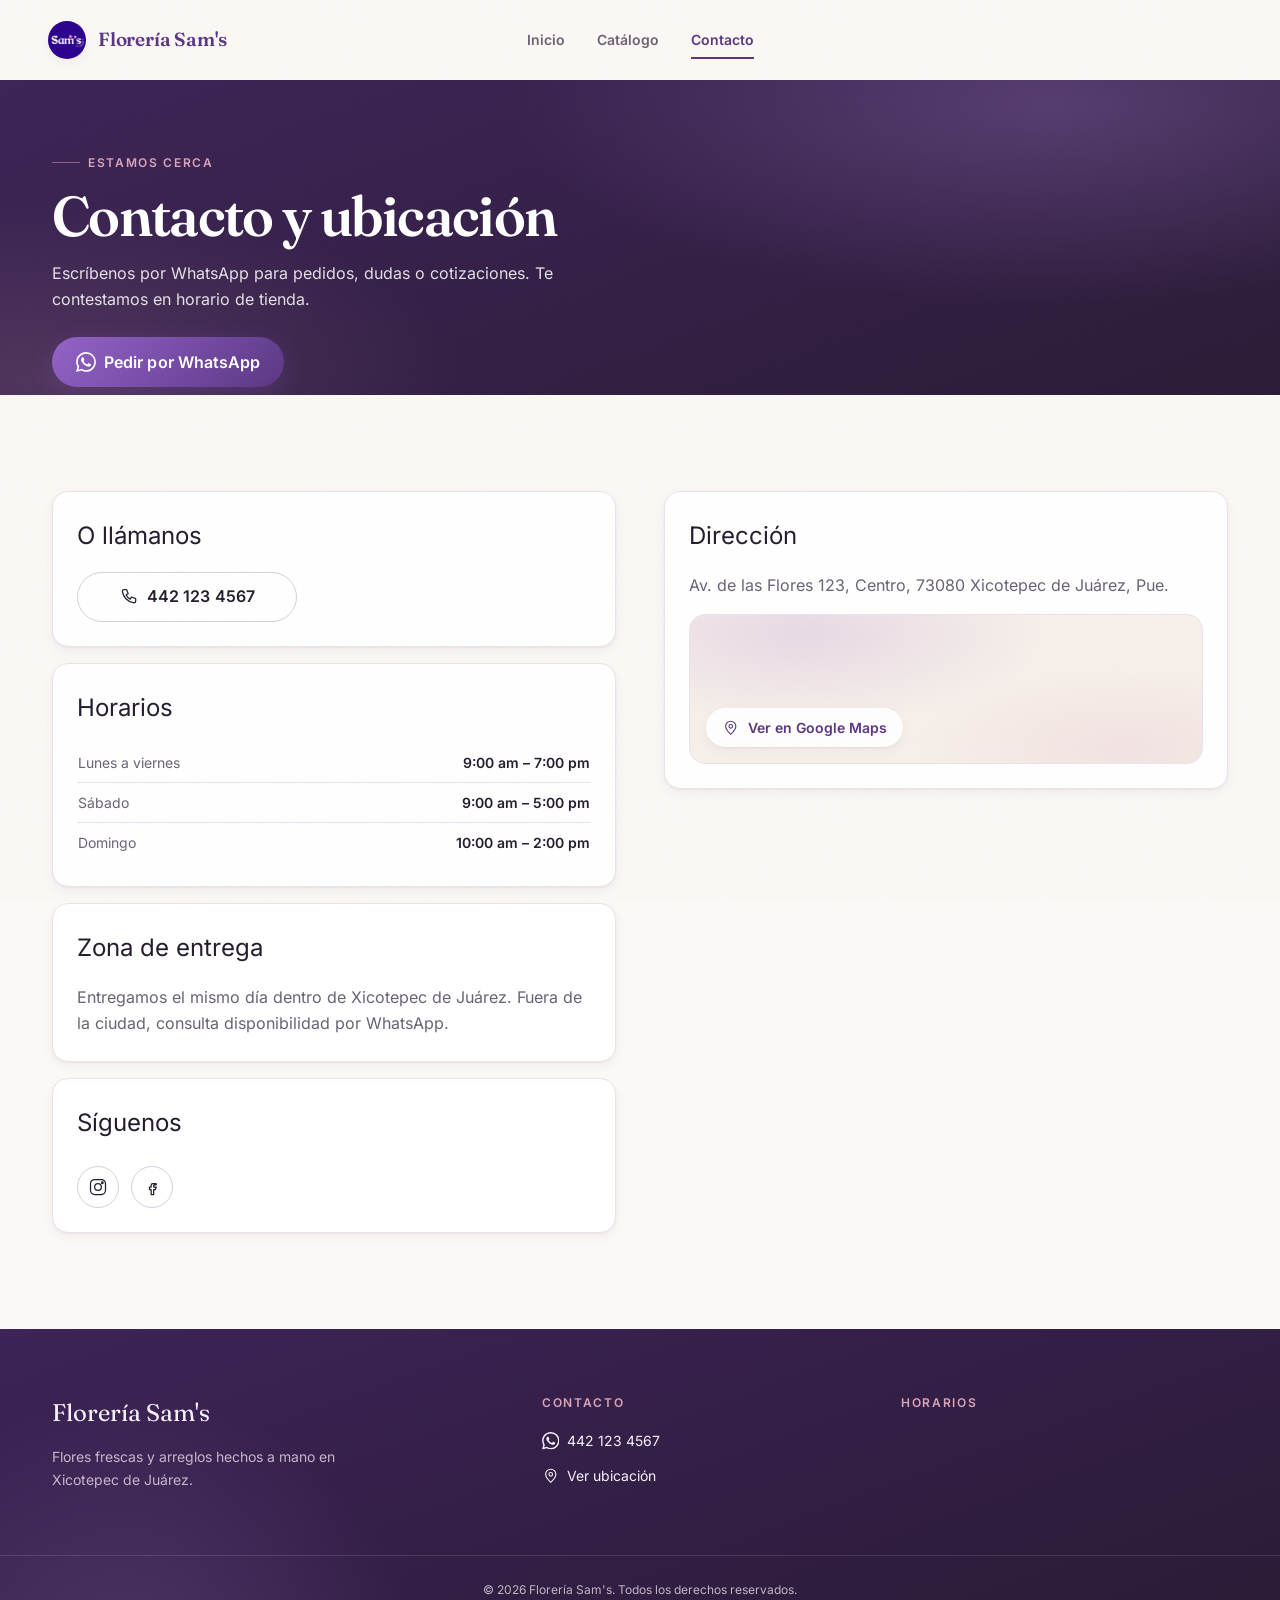
<file: contacto.html>
<!DOCTYPE html>
<html lang="es-MX">
<head>
  <meta charset="UTF-8">
  <meta name="viewport" content="width=device-width, initial-scale=1">
  <title>Contacto y ubicación — Florería Sam's</title>
  <meta name="description" content="Estamos en Av. de las Flores 123, Centro, Xicotepec de Juárez. Horarios, teléfono y WhatsApp.">
  <link rel="canonical" href="https://www.floreriasams.com.mx/contacto.html">

  <meta property="og:type" content="website">
  <meta property="og:title" content="Contacto y ubicación — Florería Sam's">
  <meta property="og:description" content="Estamos en Av. de las Flores 123, Centro, Xicotepec de Juárez. Horarios, teléfono y WhatsApp.">
  <meta property="og:image" content="https://www.floreriasams.com.mx/assets/img/marca/og-default.jpg">
  <meta property="og:url" content="https://www.floreriasams.com.mx/contacto.html">
  <meta property="og:locale" content="es_MX">
  <meta property="og:site_name" content="Florería Sam's">
  <meta name="twitter:card" content="summary_large_image">

  <meta name="theme-color" content="#7A4EAB">
  <link rel="icon" href="favicon.ico" sizes="any">
  <link rel="icon" type="image/svg+xml" href="favicon.svg">
  <link rel="apple-touch-icon" href="apple-touch-icon.png">
  <link rel="manifest" href="site.webmanifest">

  <link rel="preload" href="assets/fonts/fraunces-latin.woff2" as="font" type="font/woff2" crossorigin>
  <link rel="preload" href="assets/fonts/inter.woff2" as="font" type="font/woff2" crossorigin>

  <link rel="stylesheet" href="css/base.css">
  <link rel="stylesheet" href="css/layout.css">
  <link rel="stylesheet" href="css/components.css">
  <link rel="stylesheet" href="css/pages.css">
  <link rel="stylesheet" href="css/motion.css">

  <!-- Arranque mínimo (clase .js-anim + año del footer). Va en un archivo
       externo porque la CSP del sitio no permite scripts inline. -->
  <script src="js/boot.js"></script>

  <script type="application/ld+json">
  {
    "@context": "https://schema.org",
    "@type": "Florist",
    "name": "Florería Sam's",
    "image": "https://www.floreriasams.com.mx/assets/img/marca/og-default.jpg",
    "telephone": "+52 442 123 4567",
    "priceRange": "$150 - $1200 MXN",
    "address": {
      "@type": "PostalAddress",
      "streetAddress": "Av. de las Flores 123, Centro",
      "addressLocality": "Xicotepec de Juárez",
      "addressRegion": "Pue.",
      "postalCode": "73080",
      "addressCountry": "MX"
    },
    "url": "https://www.floreriasams.com.mx/",
    "openingHoursSpecification": [
      { "@type": "OpeningHoursSpecification", "dayOfWeek": ["Monday","Tuesday","Wednesday","Thursday","Friday"], "opens": "09:00", "closes": "19:00" },
      { "@type": "OpeningHoursSpecification", "dayOfWeek": "Saturday", "opens": "09:00", "closes": "17:00" },
      { "@type": "OpeningHoursSpecification", "dayOfWeek": "Sunday", "opens": "10:00", "closes": "14:00" }
    ],
    "sameAs": ["https://instagram.com/floreriasams", "https://facebook.com/floreriasams"],
    "areaServed": "Xicotepec de Juárez"
  }
  </script>
</head>
<body>
  <svg xmlns="http://www.w3.org/2000/svg" style="display:none" aria-hidden="true">
    <symbol id="icon-menu" viewBox="0 0 24 24" fill="none" stroke="currentColor" stroke-width="1.5" stroke-linecap="round">
      <line x1="3" y1="6" x2="21" y2="6"/><line x1="3" y1="12" x2="21" y2="12"/><line x1="3" y1="18" x2="21" y2="18"/>
    </symbol>
    <symbol id="icon-close" viewBox="0 0 24 24" fill="none" stroke="currentColor" stroke-width="1.5" stroke-linecap="round">
      <line x1="5" y1="5" x2="19" y2="19"/><line x1="19" y1="5" x2="5" y2="19"/>
    </symbol>
    <!-- Logo oficial de WhatsApp (simple-icons, licencia CC0). Path relleno. -->
    <symbol id="icon-whatsapp" viewBox="0 0 24 24" fill="currentColor" stroke="none">
      <path d="M17.472 14.382c-.297-.149-1.758-.867-2.03-.967-.273-.099-.471-.148-.67.15-.197.297-.767.966-.94 1.164-.173.199-.347.223-.644.075-.297-.15-1.255-.463-2.39-1.475-.883-.788-1.48-1.761-1.653-2.059-.173-.297-.018-.458.13-.606.134-.133.298-.347.446-.52.149-.174.198-.298.298-.497.099-.198.05-.371-.025-.52-.075-.149-.669-1.612-.916-2.207-.242-.579-.487-.5-.669-.51-.173-.008-.371-.01-.57-.01-.198 0-.52.074-.792.372-.272.297-1.04 1.016-1.04 2.479 0 1.462 1.065 2.875 1.213 3.074.149.198 2.096 3.2 5.077 4.487.709.306 1.262.489 1.694.625.712.227 1.36.195 1.871.118.571-.085 1.758-.719 2.006-1.413.248-.694.248-1.289.173-1.413-.074-.124-.272-.198-.57-.347m-5.421 7.403h-.004a9.87 9.87 0 01-5.031-1.378l-.361-.214-3.741.982.998-3.648-.235-.374a9.86 9.86 0 01-1.51-5.26c.001-5.45 4.436-9.884 9.888-9.884 2.64 0 5.122 1.03 6.988 2.898a9.825 9.825 0 012.893 6.994c-.003 5.45-4.437 9.884-9.885 9.884m8.413-18.297A11.815 11.815 0 0012.05 0C5.495 0 .16 5.335.157 11.892c0 2.096.547 4.142 1.588 5.945L.057 24l6.305-1.654a11.882 11.882 0 005.683 1.448h.005c6.554 0 11.89-5.335 11.893-11.893a11.821 11.821 0 00-3.48-8.413Z"/>
    </symbol>
    <symbol id="icon-phone" viewBox="0 0 24 24" fill="none" stroke="currentColor" stroke-width="1.5" stroke-linecap="round" stroke-linejoin="round">
      <path d="M6 3h3l2 5-2.5 1.5a11 11 0 0 0 5 5L15 12l5 2v3a2 2 0 0 1-2 2A16 16 0 0 1 4 5a2 2 0 0 1 2-2Z"/>
    </symbol>
    <symbol id="icon-pin" viewBox="0 0 24 24" fill="none" stroke="currentColor" stroke-width="1.5" stroke-linecap="round" stroke-linejoin="round">
      <path d="M12 21s-7-6.2-7-11a7 7 0 1 1 14 0c0 4.8-7 11-7 11Z"/><circle cx="12" cy="10" r="2.5"/>
    </symbol>
    <symbol id="icon-clock" viewBox="0 0 24 24" fill="none" stroke="currentColor" stroke-width="1.5" stroke-linecap="round" stroke-linejoin="round">
      <circle cx="12" cy="12" r="9"/><path d="M12 7v5l3.5 2"/>
    </symbol>
    <symbol id="icon-instagram" viewBox="0 0 24 24" fill="none" stroke="currentColor" stroke-width="1.5">
      <rect x="3" y="3" width="18" height="18" rx="5"/><circle cx="12" cy="12" r="4"/><circle cx="17.2" cy="6.8" r="1"/>
    </symbol>
    <symbol id="icon-facebook" viewBox="0 0 24 24" fill="none" stroke="currentColor" stroke-width="1.5" stroke-linecap="round" stroke-linejoin="round">
      <path d="M15 8h-2a2 2 0 0 0-2 2v2H9v3h2v6h3v-6h2.2l.8-3H14v-1.5c0-.6.4-1 1-1h2V8Z"/>
    </symbol>
    <symbol id="icon-leaf" viewBox="0 0 24 24" fill="none" stroke="currentColor" stroke-width="1.5" stroke-linecap="round" stroke-linejoin="round">
      <path d="M4 20c8 0 16-4 16-16-8 0-16 4-16 16Z"/><path d="M4 20c3-6 7-10 13-13"/>
    </symbol>
  </svg>

  <a class="skip-link" href="#main">Saltar al contenido</a>

  <header class="header">
    <div class="container header__inner">
      <a class="brand" href="index.html">
        <img class="brand__mark" src="assets/img/logo/logo.jpg" alt="" width="34" height="34">
        <span data-site="name">Florería Sam's</span>
      </a>
      <nav class="nav" aria-label="Navegación principal">
        <a class="nav__link" href="index.html">Inicio</a>
        <a class="nav__link" href="catalogo.html">Catálogo</a>
        <a class="nav__link" href="contacto.html" aria-current="page">Contacto</a>
      </nav>
      <!-- Menú de teléfono: el botón despliega los tres enlaces justo
           debajo (ver .nav-drop en css/layout.css). -->
      <div class="nav-mobile">
        <button class="nav-burger" type="button" aria-expanded="false" aria-controls="menu-movil">
          <span class="nav-burger__box" aria-hidden="true"><span></span><span></span></span>
          Menú
        </button>
        <nav class="nav-drop" id="menu-movil" aria-label="Navegación">
          <a class="nav-drop__link" href="index.html">
            Inicio
            <svg class="icon" aria-hidden="true"><use href="#icon-arrow"></use></svg>
          </a>
          <a class="nav-drop__link" href="catalogo.html">
            Catálogo
            <svg class="icon" aria-hidden="true"><use href="#icon-arrow"></use></svg>
          </a>
          <a class="nav-drop__link" href="contacto.html" aria-current="page">
            Contacto
            <svg class="icon" aria-hidden="true"><use href="#icon-arrow"></use></svg>
          </a>
        </nav>
      </div>
    </div>
  </header>

  <main id="main">
    <!-- Misma banda de entrada que el catálogo, con la acción principal
         dentro: en esta página pedir por WhatsApp es lo que se busca. -->
    <section class="page-head">
      <div class="container">
        <span class="eyebrow page-head__eyebrow" data-anim="fade">Estamos cerca</span>
        <h1 class="page-head__title" data-anim="fade">Contacto y ubicación</h1>
        <p class="page-head__lead" data-anim="fade">Escríbenos por WhatsApp para pedidos, dudas o cotizaciones. Te contestamos en horario de tienda.</p>
        <a class="btn btn--primary page-head__cta" data-wa-context="contact" data-anim="fade">
          <svg class="icon" aria-hidden="true"><use href="#icon-whatsapp"></use></svg>
          Pedir por WhatsApp
        </a>
      </div>
    </section>

    <section class="section" data-hide-float>
      <div class="container contact-grid">
        <div>
          <div class="contact-block">
            <p class="contact-block__title">O llámanos</p>
            <a class="btn btn--outline btn--block" href="#" data-site="phoneTel">
              <svg class="icon" aria-hidden="true"><use href="#icon-phone"></use></svg>
              <span data-site="phoneDisplay">442 123 4567</span>
            </a>
          </div>

          <div class="contact-block">
            <p class="contact-block__title">Horarios</p>
            <table class="hours-table"><tbody data-site="hours"></tbody></table>
          </div>

          <div class="contact-block">
            <p class="contact-block__title">Zona de entrega</p>
            <p class="text-muted" data-site="deliveryNote">Entregamos el mismo día dentro de Xicotepec de Juárez. Fuera de la ciudad, consulta disponibilidad por WhatsApp.</p>
          </div>

          <div class="contact-block">
            <p class="contact-block__title">Síguenos</p>
            <div class="footer__social">
              <a href="#" data-site="instagram" aria-label="Instagram">
                <svg class="icon" aria-hidden="true"><use href="#icon-instagram"></use></svg>
              </a>
              <a href="#" data-site="facebook" aria-label="Facebook">
                <svg class="icon" aria-hidden="true"><use href="#icon-facebook"></use></svg>
              </a>
            </div>
          </div>
        </div>

        <div>
          <div class="contact-block">
            <p class="contact-block__title">Dirección</p>
            <p class="contact-address" data-site="address">Av. de las Flores 123, Centro, 73080 Xicotepec de Juárez, Pue.</p>
            <!-- Sin imagen de mapa: la que había era la imagen de muestra.
                 El enlace lleva a Google Maps, que es lo útil. -->
            <a class="map-link" href="#" data-site="mapsUrl" target="_blank" rel="noopener">
              <span class="map-link__label">
                <svg class="icon" aria-hidden="true"><use href="#icon-pin"></use></svg>
                Ver en Google Maps
              </span>
            </a>
          </div>
        </div>
      </div>
    </section>
  </main>

  <footer class="footer">
    <div class="container footer__grid">
      <div>
        <p class="footer__brand" data-site="name">Florería Sam's</p>
        <p class="footer__text">Flores frescas y arreglos hechos a mano en <span data-site="city">Xicotepec de Juárez</span>.</p>
      </div>
      <div>
        <p class="footer__heading">Contacto</p>
        <div class="footer__list">
          <a data-wa-context="floating">
            <svg class="icon" aria-hidden="true"><use href="#icon-whatsapp"></use></svg>
            <span data-site="phoneDisplay">442 123 4567</span>
          </a>
          <a href="#" data-site="mapsUrl" target="_blank" rel="noopener">
            <svg class="icon" aria-hidden="true"><use href="#icon-pin"></use></svg>
            Ver ubicación
          </a>
        </div>
      </div>
      <div>
        <p class="footer__heading">Horarios</p>
        <table class="hours-table"><tbody data-site="hours"></tbody></table>
      </div>
    </div>
    <div class="footer__bottom">
      &copy; <span id="year"></span> <span data-site="name">Florería Sam's</span>. Todos los derechos reservados.
    </div>
  </footer>

  <a class="float-wa" data-wa-context="floating" aria-label="Escribir por WhatsApp">
    <svg class="icon" aria-hidden="true"><use href="#icon-whatsapp"></use></svg>
  </a>

  <!-- GSAP auto-hospedado (v3.13). El orden importa: motion.js debe
       registrar su listener antes que ui.js y catalog.js. -->
  <script defer src="assets/vendor/gsap/gsap.min.js"></script>
  <script defer src="assets/vendor/gsap/ScrollTrigger.min.js"></script>

  <script defer src="js/config.js"></script>
  <script defer src="js/lib/dom.js"></script>
  <script defer src="js/whatsapp.js"></script>
  <script defer src="js/motion.js"></script>
  <script defer src="js/ui.js"></script>
</body>
</html>
</file>
<file: css/base.css>
/* ==========================================================
   base.css — reset, tokens de diseño, tipografía, utilidades
   ========================================================== */

/* ---------- Fuentes ----------
   Auto-hospedadas en assets/fonts/ (subset latin, WOFF2).
   Fraunces (variable, opsz 9..144) = títulos y marca.
   Inter (variable) = texto corrido e interfaz.
   Ambas OFL (uso comercial permitido).

   font-display: optional (no 'swap') a propósito. Con 'swap' el navegador
   pinta primero con la fuente de sistema y cambia cuando llega la real: en
   ese momento TODO el texto se recompone y se ve como un tirón en cada
   recarga. Con 'optional' no hay cambio a media carga: si la fuente llegó
   (van precargadas en el <head> y pesan ~115 KB en local, así que
   prácticamente siempre llega) se usa desde el primer pintado; si no,
   esa visita se queda con la fuente de sistema y la real entra en caché
   para la siguiente. Nunca se recompone el texto. */
@font-face{
  font-family: 'Fraunces';
  src: url('../assets/fonts/fraunces-latin.woff2') format('woff2');
  font-weight: 400 700;
  font-style: normal;
  font-display: optional;
  unicode-range: U+0000-00FF, U+0131, U+0152-0153, U+02BB-02BC, U+02C6, U+02DA,
    U+02DC, U+0304, U+0308, U+0329, U+2000-206F, U+20AC, U+2122, U+2191, U+2193,
    U+2212, U+2215, U+FEFF, U+FFFD;
}
@font-face{
  font-family: 'Fraunces';
  src: url('../assets/fonts/fraunces-latin-ext.woff2') format('woff2');
  font-weight: 400 700;
  font-style: normal;
  font-display: optional;
  unicode-range: U+0100-02BA, U+02BD-02C5, U+02C7-02CC, U+02CE-02D7, U+02DD-02FF,
    U+0304, U+0308, U+0329, U+1D00-1DBF, U+1E00-1E9F, U+1EF2-1EFF, U+2020,
    U+20A0-20AB, U+20AD-20C0, U+2113, U+2C60-2C7F, U+A720-A7FF;
}
@font-face{
  font-family: 'Inter';
  src: url('../assets/fonts/inter.woff2') format('woff2');
  font-weight: 100 900;
  font-style: normal;
  font-display: optional;
}

:root{
  /* ---------- Color: identidad ----------
     El morado es el ancla de marca, pero se usa en ~10% de la superficie.
     El resto del sitio descansa en neutros cálidos (ver superficies). */
  --primary:        #7A4EAB;
  --primary-dark:   #5B3683; /* texto sobre claro: 7.3:1 */
  --primary-deep:   #3D2357; /* bandas oscuras, sombras */
  --primary-light:  #A87FD1; /* decorativo: NO usar en texto pequeño */
  --primary-soft:   #F4EFFA;
  --primary-tint:   #FBF8FE;

  /* ---------- Color: acentos ---------- */
  --accent:         #B85F80; /* blush saturado, 4.6:1 sobre blanco */
  --accent-light:   #D9A3B8;
  --accent-soft:    #FBEDF2;
  --accent-sage:    #5A7D6B;
  --accent-gold:    #A8762F;

  /* ---------- Color: superficies (neutros cálidos) ---------- */
  --bg:             #FBF8F5;
  --surface:        #FFFFFF;
  --surface-muted:  #F4EEE8;
  --surface-warm:   #F7F0EA;
  --surface-deep:   #2A1B36; /* footer y bandas oscuras */

  /* ---------- Color: texto ---------- */
  --text:           #251C2E;
  --text-muted:     #6B6274; /* 5.9:1 sobre --bg */
  --text-on-primary:#FFFFFF;
  --text-on-dark:   #F6F1F8;
  --text-on-dark-muted: rgba(246,241,248,.72);

  /* ---------- Color: estructura ---------- */
  --border:         #EAE2EE;
  --border-warm:    #E7DDD3;
  --border-strong:  #D6CFDC;
  --overlay:        rgba(28,18,38,.55);

  /* ---------- Color: estado ---------- */
  --success:        #2E7D5B;
  --error:          #B3261E;
  --warning:        #8A5A00;

  /* ---------- Gradientes ---------- */
  --grad-primary: linear-gradient(135deg, #9463C8 0%, var(--primary) 45%, var(--primary-dark) 100%);
  --grad-primary-hover: linear-gradient(135deg, #A274D6 0%, #6E45A0 50%, var(--primary-deep) 100%);
  --grad-deep: linear-gradient(160deg, #3D2357 0%, #2A1B36 100%);
  --grad-sheen: linear-gradient(100deg, transparent 20%, rgba(255,255,255,.28) 50%, transparent 80%);

  /* ---------- Tipografía ---------- */
  /* Sin webfont intermedia en el stack: si 'Libre Baskerville' queda como
     segundo candidato, el navegador la descarga cuando Fraunces aún no está
     y el texto se recompone dos veces. El respaldo es serif del sistema. */
  --font-display: 'Fraunces', Georgia, 'Times New Roman', serif;
  --font-text: 'Inter', system-ui, -apple-system, 'Segoe UI', Roboto, sans-serif;

  /* Título del hero. Escala contenida: el hero ya no ocupa una pantalla
     completa, así que un tamaño más moderado deja ver el catálogo antes. */
  --fs-hero:    clamp(2.25rem, 5.6vw, 3.75rem);
  --fs-display: clamp(2.125rem, 6vw, 3.5rem);
  --fs-h2:      clamp(1.625rem, 4.5vw, 2.5rem);
  --fs-h3:      clamp(1.125rem, 3vw, 1.5rem);
  --fs-lg:      1.0625rem;
  --fs-base:    1rem;
  --fs-sm:      0.875rem;
  --fs-xs:      0.75rem;

  /* ---------- Espaciado (escala de 4px) ---------- */
  --s-1: 4px;  --s-2: 8px;  --s-3: 12px; --s-4: 16px; --s-5: 24px;
  --s-6: 32px; --s-7: 48px; --s-8: 64px; --s-9: 96px; --s-10: 128px;

  /* ---------- Radios ---------- */
  --r-sm: 10px; --r-md: 16px; --r-lg: 24px; --r-xl: 32px; --r-full: 999px;

  /* ---------- Sombras (tintadas en plum, no gris neutro) ---------- */
  --sh-1: 0 1px 2px rgba(61,35,87,.05), 0 4px 12px rgba(61,35,87,.05);
  --sh-2: 0 4px 12px rgba(61,35,87,.07), 0 16px 40px rgba(61,35,87,.11);
  --sh-3: 0 8px 20px rgba(61,35,87,.09), 0 32px 64px rgba(61,35,87,.15);
  --sh-primary: 0 8px 24px rgba(122,78,171,.28);
  --sh-primary-lg: 0 14px 38px rgba(122,78,171,.38);
  --focus: 0 0 0 3px rgba(122,78,171,.38);

  /* ---------- Movimiento ---------- */
  --dur-fast: 150ms;
  --dur: 260ms;
  --dur-slow: 500ms;
  --ease: cubic-bezier(.2,.8,.25,1);
  --ease-out-expo: cubic-bezier(.16,1,.3,1);
  --ease-spring: cubic-bezier(.34,1.4,.64,1);

  /* Distancia que recorre un elemento al entrar con [data-anim].
     En 0 el contenido solo hace un fundido, sin desplazarse: es lo que se
     eligió porque mover bloques y fotos al scrollear hacía que la página
     pareciera trabarse. Súbelo (p. ej. 10px) si quieres recuperar el
     deslizamiento; es el único sitio donde se controla. */
  --anim-shift: 0px;

  /* ---------- Layout ---------- */
  --container-max: 1240px;
  --header-h: 60px;
}

@media (min-width: 768px){
  :root{ --header-h: 80px; }
}

/* ---------- Reset ---------- */
*, *::before, *::after{ box-sizing: border-box; }
html{ -webkit-text-size-adjust: 100%; scroll-behavior: smooth; }
body{ margin: 0; }
img, svg, video{ display: block; max-width: 100%; }
h1, h2, h3, h4, p, ul, ol, figure, blockquote{ margin: 0; }
ul, ol{ padding: 0; list-style: none; }
a{ color: inherit; text-decoration: none; }
button{ font: inherit; color: inherit; background: none; border: 0; cursor: pointer; padding: 0; }
input{ font: inherit; color: inherit; }

body{
  font-family: var(--font-text);
  font-size: var(--fs-base);
  line-height: 1.65;
  color: var(--text);
  background: var(--bg);
  overflow-x: hidden;
}

/* Grano muy sutil sobre todo el sitio: quita el aspecto de color plano.
   pointer-events:none para no interferir con clics. */
body::after{
  content: '';
  position: fixed;
  inset: 0;
  z-index: 9999;
  pointer-events: none;
  opacity: .028;
  background-image: url("data:image/svg+xml,%3Csvg xmlns='http://www.w3.org/2000/svg' width='160' height='160'%3E%3Cfilter id='n'%3E%3CfeTurbulence type='fractalNoise' baseFrequency='.85' numOctaves='3'/%3E%3C/filter%3E%3Crect width='160' height='160' filter='url(%23n)'/%3E%3C/svg%3E");
}

h1, h2, h3{
  font-family: var(--font-display);
  font-weight: 600;
  color: var(--text);
  letter-spacing: -.02em;
  line-height: 1.14;
  font-optical-sizing: auto;
  text-wrap: balance;
}

/* ---------- Utilidades ---------- */
.container{
  width: 100%;
  max-width: var(--container-max);
  margin-inline: auto;
  padding-inline: var(--s-4);
}
@media (min-width: 768px){ .container{ padding-inline: var(--s-5); } }
@media (min-width: 1024px){ .container{ padding-inline: var(--s-6); } }

.container--narrow{ max-width: 780px; }

.section{
  padding-block: var(--s-7);
}
@media (min-width: 768px){ .section{ padding-block: var(--s-8); } }
@media (min-width: 1024px){ .section{ padding-block: var(--s-9); } }

.section--flush-top{ padding-top: 0; }
.section--tint{ background: var(--surface-warm); }

/* Halo de color difuso detrás de una sección. Se apoya en la textura
   de grano para dar profundidad sin imágenes extra. */
.section--glow{
  position: relative;
  isolation: isolate;
}
.section--glow::before{
  content: '';
  position: absolute;
  z-index: -1;
  inset-inline: 0;
  /* Antes empezaba en top:-10%: el halo se salía ~100px por arriba y pintaba
     una banda de color sobre el final de la sección anterior (se veía como si
     el color de una sección invadiera la otra). Ahora queda dentro y se
     difumina en los bordes con una máscara, así no deja canto. */
  top: 0;
  height: 70%;
  background:
    radial-gradient(60% 100% at 20% 0%, rgba(168,127,209,.16), transparent 70%),
    radial-gradient(50% 100% at 85% 20%, rgba(217,163,184,.16), transparent 70%);
  -webkit-mask-image: linear-gradient(to bottom, transparent, #000 22%, #000 62%, transparent);
  mask-image: linear-gradient(to bottom, transparent, #000 22%, #000 62%, transparent);
  pointer-events: none;
}

.section__head{
  margin-bottom: var(--s-6);
  max-width: 62ch;
}
/* Encabezado con el enlace "ver todos" alineado a la derecha. En móvil
   el enlace baja debajo del título. */
.section__head--row{
  max-width: none;
  display: flex;
  flex-wrap: wrap;
  gap: var(--s-3) var(--s-5);
  align-items: flex-end;
  justify-content: space-between;
}
.section__head--row > div{ flex: 1 1 30rem; max-width: 62ch; }
.section__lead{
  margin-top: var(--s-3);
  color: var(--text-muted);
  font-size: var(--fs-lg);
}
.eyebrow{
  display: inline-flex;
  align-items: center;
  gap: var(--s-2);
  font-family: var(--font-text);
  font-weight: 600;
  font-size: var(--fs-xs);
  letter-spacing: .14em;
  text-transform: uppercase;
  color: var(--primary-dark);
  margin-bottom: var(--s-3);
}
/* Filete decorativo antes del eyebrow */
.eyebrow::before{
  content: '';
  width: 28px;
  height: 1px;
  background: currentColor;
  opacity: .5;
}

.text-muted{ color: var(--text-muted); }
.stack-4 > * + *{ margin-top: var(--s-4); }
.mt-4{ margin-top: var(--s-4); }
.mt-5{ margin-top: var(--s-5); }
.mt-6{ margin-top: var(--s-6); }
.inline-cta{ display: inline-flex; }

.sr-only{
  position: absolute;
  width: 1px; height: 1px;
  overflow: hidden;
  clip: rect(0 0 0 0);
  white-space: nowrap;
}

.skip-link{
  position: absolute;
  left: var(--s-3);
  top: -48px;
  background: var(--primary);
  color: #fff;
  padding: var(--s-2) var(--s-4);
  border-radius: var(--r-sm);
  z-index: 500;
  transition: top var(--dur) var(--ease);
}
.skip-link:focus{ top: var(--s-3); }

.icon{
  width: 1.25em;
  height: 1.25em;
  flex-shrink: 0;
}

:focus-visible{
  outline: none;
  box-shadow: var(--focus);
  border-radius: var(--r-sm);
}

/* ---------- Movimiento reducido ---------- */
@media (prefers-reduced-motion: reduce){
  *, *::before, *::after{
    animation-duration: .001ms !important;
    animation-iteration-count: 1 !important;
    transition-duration: .001ms !important;
    scroll-behavior: auto !important;
  }
}
</file>
<file: css/layout.css>
/* ==========================================================
   layout.css — header, nav, footer, grids estructurales
   ========================================================== */

/* ---------- Header ----------
   La transición a estado "scrolleado" la dispara ScrollTrigger desde
   motion.js añadiendo .is-scrolled; el estilo sigue viviendo aquí. */
.header{
  position: sticky;
  top: 0;
  z-index: 100;
  height: var(--header-h);
  display: flex;
  align-items: center;
  background: var(--bg);
  border-bottom: 1px solid transparent;
  transition: box-shadow var(--dur) var(--ease), background var(--dur) var(--ease),
              height var(--dur) var(--ease), border-color var(--dur) var(--ease);
}
.header.is-scrolled{
  height: 60px;
  background: rgba(255,255,255,.82);
  backdrop-filter: blur(14px) saturate(140%);
  box-shadow: var(--sh-1);
  border-bottom-color: var(--border);
}

/* ---------- Header overlay (transparente sobre el hero) ---------- */
/* El header flota sobre el hero mientras no hay scroll. Al scrollear
   recupera el fondo sólido vía .is-scrolled. */
.header--overlay{
  position: fixed;
  left: 0;
  right: 0;
  background: transparent;
}
/* El header en overlay es position:fixed, o sea que NO ocupa espacio en el
   flujo: el hero ya empieza en y=0 y no necesita subir. Antes llevaba un
   margin-top negativo de la altura del header (pensado para un header en
   flujo), y eso recortaba sus primeros 80px: el contenido del hero acababa
   pisando el logo. La compensación se hace solo con padding. */
body:has(.header--overlay) .hero .container{
  padding-top: var(--header-h);
  padding-bottom: var(--s-8);
}
/* Texto e íconos en blanco mientras el header es transparente. */
.header--overlay:not(.is-scrolled) .brand,
.header--overlay:not(.is-scrolled) .nav__link{
  color: #fff;
}
.header--overlay:not(.is-scrolled) .nav__link:hover,
.header--overlay:not(.is-scrolled) .nav__link[aria-current="page"]{
  color: #fff;
}
.header__inner{
  display: flex;
  align-items: center;
  justify-content: space-between;
  width: 100%;
}
/* El header va a todo el ancho, no dentro de la columna de 1240px: así el
   logo se pega a la orilla izquierda y el menú a la derecha, en lugar de
   quedar centrados con el resto del contenido (en una pantalla de 1440px
   el logo arrancaba a ~130px del borde). El resto de las secciones sigue
   usando el contenedor normal. */
.header .container{
  max-width: none;
}
/* En escritorio se separa un poco del borde: pegado del todo quedaba
   demasiado al filo. */
@media (min-width: 1024px){
  .header .container{ padding-inline: var(--s-7); }
}
.brand{
  display: flex;
  align-items: center;
  gap: var(--s-3);
  font-family: var(--font-display);
  font-weight: 600;
  font-size: 1.1875rem;
  letter-spacing: -.01em;
  color: var(--primary-dark);
  font-optical-sizing: auto;
}
.brand__mark{
  width: 38px; height: 38px;
  color: var(--primary);
  border-radius: 50%;
  object-fit: cover;
  box-shadow: 0 0 0 1px rgba(255,255,255,.4), var(--sh-1);
  transition: transform var(--dur-slow) var(--ease-spring);
}
.brand:hover .brand__mark{ transform: rotate(-8deg) scale(1.06); }

/* ---------- Navegación ----------
   En escritorio los tres enlaces van en la barra. En teléfono se recogen
   detrás de un botón "Menú" que los despliega justo debajo, en cascada.
   No hay panel a pantalla completa: para tres destinos es mucho aparato
   (overlay, bloqueo de scroll, atrapar el foco) sin ganar nada. */
.nav{
  display: none;
  align-items: center;
  gap: var(--s-4);
}
.nav__link{
  position: relative;
  font-size: var(--fs-sm);
  font-weight: 600;
  color: var(--text-muted);
  padding-block: var(--s-2);
  transition: color var(--dur) var(--ease);
}
/* Subrayado que crece desde el centro. */
.nav__link::after{
  content: '';
  position: absolute;
  left: 0; right: 0; bottom: 0;
  height: 2px;
  background: currentColor;
  transform: scaleX(0);
  transform-origin: center;
  transition: transform var(--dur) var(--ease-out-expo);
}
.nav__link:hover,
.nav__link[aria-current="page"]{
  color: var(--primary-dark);
}
.nav__link:hover::after,
.nav__link[aria-current="page"]::after{ transform: scaleX(1); }

@media (min-width: 768px){
  .nav{ display: flex; }
  /* Tres columnas con los laterales iguales (1fr auto 1fr): la navegación
     queda centrada respecto a la pantalla, no respecto al hueco que deja el
     logo. La tercera columna va vacía a propósito. */
  .header__inner{
    display: grid;
    grid-template-columns: 1fr auto 1fr;
  }
  .nav{
    gap: var(--s-6);
    justify-self: center;
  }
}

/* ---------- Menú de teléfono: botón que despliega los tres enlaces ----------
   El botón vive a la derecha de la barra y el panel se abre justo debajo,
   anclado a su esquina. La animación es CSS: el panel entra escalando desde
   esa esquina y los enlaces caen uno tras otro con un retardo distinto.
   Va aquí y no en motion.css porque es un estado de interfaz (abierto o
   cerrado), no un revelado por scroll, y debe funcionar sin GSAP. */
.nav-mobile{
  position: relative;
}
@media (min-width: 768px){
  .nav-mobile{ display: none; }
}
.nav-burger{
  display: inline-flex;
  align-items: center;
  gap: var(--s-2);
  height: 40px;
  padding-inline: var(--s-4);
  border-radius: var(--r-full);
  border: 1px solid var(--border-strong);
  background: var(--surface);
  color: var(--text);
  font-size: var(--fs-sm);
  font-weight: 600;
  transition: background var(--dur) var(--ease), border-color var(--dur) var(--ease),
              color var(--dur) var(--ease);
}
/* Dos líneas que giran hasta formar una X al abrir. */
.nav-burger__box{
  position: relative;
  width: 16px;
  height: 12px;
  flex: none;
}
.nav-burger__box span{
  position: absolute;
  left: 0;
  width: 100%;
  height: 2px;
  border-radius: 2px;
  background: currentColor;
  transition: transform var(--dur) var(--ease-spring), opacity var(--dur-fast) var(--ease);
}
.nav-burger__box span:nth-child(1){ top: 2px; }
.nav-burger__box span:nth-child(2){ bottom: 2px; }
.nav-mobile.is-open .nav-burger__box span:nth-child(1){ transform: translateY(4px) rotate(45deg); }
.nav-mobile.is-open .nav-burger__box span:nth-child(2){ transform: translateY(-4px) rotate(-45deg); }
.nav-mobile.is-open .nav-burger{
  background: var(--primary-soft);
  border-color: var(--primary-light);
  color: var(--primary-dark);
}

/* Sobre el hero oscuro el botón se ve en claro, como el resto del header. */
.header--overlay:not(.is-scrolled) .nav-burger{
  background: rgba(255,255,255,.14);
  border-color: rgba(255,255,255,.38);
  color: #fff;
}

.nav-drop{
  position: absolute;
  top: calc(100% + var(--s-2));
  right: 0;
  z-index: 120;
  min-width: 190px;
  display: grid;
  gap: var(--s-2);
  padding: var(--s-3);
  background: var(--surface);
  border: 1px solid var(--border);
  border-radius: var(--r-lg);
  box-shadow: var(--sh-3);
  /* Cerrado: escondido y encogido hacia la esquina del botón. */
  transform-origin: top right;
  opacity: 0;
  visibility: hidden;
  transform: scale(.92) translateY(-6px);
  transition: opacity var(--dur) var(--ease),
              transform var(--dur-slow) var(--ease-spring),
              visibility var(--dur-slow);
}
.nav-mobile.is-open .nav-drop{
  opacity: 1;
  visibility: visible;
  transform: none;
}
.nav-drop__link{
  display: flex;
  align-items: center;
  justify-content: space-between;
  gap: var(--s-3);
  height: 46px;
  padding-inline: var(--s-4);
  border-radius: var(--r-full);
  background: var(--surface-warm);
  color: var(--text);
  font-weight: 600;
  /* Estado de partida de la cascada. */
  opacity: 0;
  transform: translateY(-8px);
  transition: opacity var(--dur) var(--ease), transform var(--dur) var(--ease-spring),
              background var(--dur-fast) var(--ease), color var(--dur-fast) var(--ease);
}
.nav-drop__link .icon{
  width: 18px; height: 18px;
  color: var(--primary);
  opacity: .55;
}
.nav-drop__link[aria-current="page"]{
  background: var(--primary-soft);
  color: var(--primary-dark);
}
.nav-drop__link:active{ background: var(--primary-tint); }
/* La cascada: cada enlace entra un poco después que el anterior. */
.nav-mobile.is-open .nav-drop__link{
  opacity: 1;
  transform: none;
}
.nav-mobile.is-open .nav-drop__link:nth-child(1){ transition-delay: .05s; }
.nav-mobile.is-open .nav-drop__link:nth-child(2){ transition-delay: .10s; }
.nav-mobile.is-open .nav-drop__link:nth-child(3){ transition-delay: .15s; }

/* Con movimiento reducido no hay cascada ni escalado: aparece y ya. */
@media (prefers-reduced-motion: reduce){
  .nav-drop,
  .nav-drop__link{ transition-duration: .01ms; transform: none; }
  .nav-mobile.is-open .nav-drop__link{ transition-delay: 0s; }
}

/* Bloquea el scroll del body cuando el modal está abierto */
body.is-locked{ overflow: hidden; }

/* ---------- Footer ---------- */
.footer{
  background: var(--grad-deep);
  color: var(--text-on-dark);
  position: relative;
  overflow: hidden;
  isolation: isolate;
}
.footer::before{
  content: '';
  position: absolute;
  z-index: -1;
  width: 50vmax; height: 50vmax;
  bottom: -30vmax; left: -15vmax;
  border-radius: 50%;
  background: radial-gradient(circle, rgba(168,127,209,.22), transparent 65%);
  pointer-events: none;
}
.footer__grid{
  display: grid;
  gap: var(--s-6);
  padding-block: var(--s-8);
}
@media (min-width: 768px){
  .footer__grid{
    grid-template-columns: 1.4fr 1fr 1fr;
    gap: var(--s-6);
  }
}
.footer__brand{
  font-family: var(--font-display);
  font-size: 1.5rem;
  color: var(--text-on-dark);
  margin-bottom: var(--s-3);
  font-optical-sizing: auto;
}
.footer__text{
  color: var(--text-on-dark-muted);
  font-size: var(--fs-sm);
  max-width: 34ch;
}
.footer__heading{
  font-size: var(--fs-xs);
  font-weight: 600;
  letter-spacing: .14em;
  text-transform: uppercase;
  color: var(--accent-light);
  margin-bottom: var(--s-4);
}
.footer__list{
  display: flex;
  flex-direction: column;
  gap: var(--s-3);
}
.footer__list a,
.footer__list span{
  display: flex;
  align-items: center;
  gap: var(--s-2);
  font-size: var(--fs-sm);
  color: var(--text-on-dark);
}
.footer__list a{ transition: color var(--dur-fast) var(--ease), transform var(--dur) var(--ease); }
.footer__list a:hover{ color: var(--accent-light); transform: translateX(3px); }
.footer__social{
  display: flex;
  gap: var(--s-3);
  margin-top: var(--s-5);
}
.footer__social a{
  width: 42px; height: 42px;
  display: flex; align-items: center; justify-content: center;
  border: 1px solid rgba(255,255,255,.22);
  border-radius: var(--r-full);
  color: var(--text-on-dark);
  transition: background var(--dur) var(--ease), border-color var(--dur) var(--ease), transform var(--dur) var(--ease-spring);
}
.footer__social a:hover{
  background: rgba(255,255,255,.1);
  border-color: var(--accent-light);
  transform: translateY(-3px);
}
.footer__bottom{
  border-top: 1px solid rgba(255,255,255,.12);
  padding-block: var(--s-5);
  text-align: center;
  font-size: var(--fs-xs);
  color: var(--text-on-dark-muted);
}
/* La tabla de horarios dentro del footer hereda el tema oscuro. */
.footer .hours-table td{ border-bottom-color: rgba(255,255,255,.12); }
.footer .hours-table td:first-child{ color: var(--text-on-dark-muted); }
.footer .hours-table td:last-child{ color: var(--text-on-dark); }

/* ---------- Grids genéricos ---------- */
.grid-2{
  display: grid;
  grid-template-columns: repeat(2, 1fr);
  gap: var(--s-3);
}
@media (min-width: 768px){
  .grid-2{ grid-template-columns: repeat(3, 1fr); gap: var(--s-5); }
}

/* ---------- Grid de catálogo (breakpoints propios, ver plan §9) ---------- */
.catalog-grid{
  display: grid;
  grid-template-columns: repeat(2, 1fr);
  gap: var(--s-3);
  /* La barra de filtros ya no está dentro del contenedor, así que el aire
     superior lo pone el grid. */
  margin-block: var(--s-6) var(--s-9);
}
@media (min-width: 768px){
  .catalog-grid{ grid-template-columns: repeat(3, 1fr); gap: var(--s-5); }
}
@media (min-width: 1024px){
  .catalog-grid{ grid-template-columns: repeat(4, 1fr); gap: var(--s-6); }
}
.catalog-grid li:has(.empty-state){
  grid-column: 1 / -1;
}
/* Sin min-width:0 una celda de grid no puede encogerse por debajo del
   contenido mínimo de su tarjeta, y en teléfono eso ensanchaba la rejilla
   más allá de la pantalla (desbordaba en horizontal). */
.catalog-grid > li,
.product-row > *{
  min-width: 0;
}
/* Todas las tarjetas de una fila miden igual: el <li> estira la tarjeta a
   la altura de la fila del grid y la tarjeta reparte su contenido en
   columna (el botón de pedido queda anclado abajo con margin-top:auto). */
.catalog-grid > li{
  display: flex;
}
.catalog-grid > li > .card{
  width: 100%;
  height: 100%;
}

/* ---------- Fila de productos del Home ----------
   Mismo ritmo que el grid del catálogo, pero de una sola fila: 2 en
   móvil, 4 en escritorio. Así la foto nunca se muestra más grande de
   ~300px y conserva definición. */
.product-row{
  display: grid;
  grid-template-columns: repeat(2, 1fr);
  gap: var(--s-3);
}
@media (min-width: 768px){
  .product-row{ grid-template-columns: repeat(4, 1fr); gap: var(--s-5); }
}

.hero-two-col{
  display: grid;
  gap: var(--s-6);
}
@media (min-width: 768px){
  .hero-two-col{
    grid-template-columns: 1fr 1fr;
    align-items: center;
  }
}

/* ---------- Grid de 3 (testimonios, cifras, proceso) ---------- */
.grid-3{
  display: grid;
  grid-template-columns: 1fr;
  gap: var(--s-4);
}
@media (min-width: 640px){
  .grid-3{ grid-template-columns: repeat(3, 1fr); gap: var(--s-5); }
}

/* Grid de cifras: 3 en línea incluso en móvil, son cortas. */
.grid-stats{
  display: grid;
  grid-template-columns: repeat(3, 1fr);
  gap: var(--s-4);
  text-align: center;
}
@media (min-width: 768px){
  .grid-stats{ gap: var(--s-6); }
}
</file>
<file: css/components.css>
/* ==========================================================
   components.css — botones, tarjetas, chips, buscador,
   modal de producto, badges, toast, estados vacíos, carrusel
   ========================================================== */

/* ---------- Botones ----------
   Estructura: el .btn es el contenedor posicionado; el brillo (sheen) vive
   en ::after y lo cruza GSAP en hover. El contenido se envuelve en
   .btn__label desde motion.js para poder desplazarlo con el efecto
   magnético sin mover la caja (y sin romper el layout). */
.btn{
  position: relative;
  isolation: isolate;
  overflow: hidden;
  display: inline-flex;
  align-items: center;
  justify-content: center;
  gap: var(--s-2);
  height: 50px;
  padding-inline: var(--s-5);
  border-radius: var(--r-full);
  font-size: var(--fs-base);
  font-weight: 600;
  letter-spacing: .005em;
  white-space: nowrap;
  transition: background var(--dur) var(--ease), box-shadow var(--dur) var(--ease),
              color var(--dur) var(--ease), border-color var(--dur) var(--ease),
              opacity var(--dur-fast) var(--ease);
}
.btn .icon{ width: 20px; height: 20px; }
/* Fallback de :active solo cuando GSAP no tomó el control del botón. */
.btn:not(.is-magnetic):active{ transform: scale(.98); }

/* Capa de brillo diagonal que cruza el botón en hover (CSS puro:
   animar un pseudo-elemento con GSAP requeriría plugins obsoletos). */
.btn--primary::after,
.btn--dark::after{
  content: '';
  position: absolute;
  inset: -2px;
  z-index: -1;
  background: var(--grad-sheen);
  transform: translateX(-120%);
  transition: transform var(--dur-slow) var(--ease);
  pointer-events: none;
}
.btn--primary:hover::after,
.btn--dark:hover::after{ transform: translateX(120%); }

/* motion.js envuelve el contenido del botón en .btn__label para poder
   desplazarlo con el efecto magnético sin alterar la caja.
   `gap: inherit` conserva la separación icono/texto del .btn padre. */
.btn__label{
  display: inline-flex;
  align-items: center;
  gap: inherit;
  pointer-events: none;
}

.btn--primary{
  background-image: var(--grad-primary);
  background-color: var(--primary);
  color: var(--text-on-primary);
  box-shadow: var(--sh-primary);
}
.btn--primary:hover{
  background-image: var(--grad-primary-hover);
  box-shadow: var(--sh-primary-lg);
}

/* Botón oscuro para usar sobre fondos claros cálidos. */
.btn--dark{
  background: var(--grad-deep);
  color: var(--text-on-dark);
  box-shadow: var(--sh-2);
}
.btn--dark:hover{ box-shadow: var(--sh-3); }

/* Botón grande y elegante para el hero. */
.btn--hero{
  height: 60px;
  padding-inline: var(--s-6);
  font-size: var(--fs-lg);
  gap: var(--s-3);
  border: 1px solid rgba(255,255,255,.22);
}

/* Flecha que se desplaza en hover. Queda como fallback CSS: si GSAP
   está activo, motion.js la anima con más detalle. */
.btn .icon--arrow{ transition: transform var(--dur) var(--ease-spring); }
.btn:hover .icon--arrow{ transform: translateX(5px); }

.btn--outline{
  background: transparent;
  color: var(--text);
  border: 1px solid var(--border-strong);
}
.btn--outline:hover{
  border-color: var(--primary);
  color: var(--primary-dark);
  background: var(--primary-tint);
}

/* Botón fantasma para usar sobre imagen / fondo oscuro. */
.btn--ghost{
  background: rgba(255,255,255,.10);
  color: #fff;
  border: 1px solid rgba(255,255,255,.34);
  backdrop-filter: blur(10px);
}
.btn--ghost:hover{ background: rgba(255,255,255,.2); border-color: rgba(255,255,255,.6); }

/* Enlace-botón con subrayado que se dibuja en hover. */
.btn--text{
  position: relative;
  overflow: visible;
  height: auto;
  padding: 0;
  border-radius: 0;
  color: var(--primary-dark);
  font-weight: 600;
  box-shadow: none;
  background: none;
}
.btn--text::before{
  content: '';
  position: absolute;
  left: 0;
  bottom: -3px;
  width: 100%;
  height: 1.5px;
  background: currentColor;
  transform: scaleX(0);
  transform-origin: left center;
  transition: transform var(--dur) var(--ease-out-expo);
}
.btn--text:hover{ color: var(--primary); }
.btn--text:hover::before{ transform: scaleX(1); }

.btn--block{ width: 100%; }
.btn--sm{ height: 42px; padding-inline: var(--s-4); font-size: var(--fs-sm); }

@media (min-width: 480px){
  .btn--block{ width: auto; min-width: 220px; }
}

/* ---------- Grupo de CTAs ---------- */
.cta-group{
  display: flex;
  flex-direction: column;
  gap: var(--s-3);
  align-items: stretch;
}
@media (min-width: 480px){
  /* wrap: si no caben en una línea, bajan; sin esto se encogen y .btn
     (overflow:hidden + nowrap) recortaría la etiqueta. */
  .cta-group{ flex-direction: row; align-items: center; flex-wrap: wrap; }
}

/* ---------- Huecos de reserva (skeleton) ----------
   Las filas del Home las rellena js/home.js, así que en el primer pintado
   están vacías. Sin reservar su altura el documento crecía ~2000px al
   cargar: el hero se estiraba, empujaba el contenido hacia abajo y al
   recargar la página el scroll aterrizaba en el sitio equivocado.
   Son cajas sin color: nunca se ven, solo ocupan el espacio exacto de la
   tarjeta que va a sustituirlas. */
.skel{
  display: block;
  aspect-ratio: 4 / 5;
}
/* Suma el alto del cuerpo de la tarjeta de producto. En teléfono:
   padding 12 + nombre a dos líneas 40 + precio 24 + padding 12. Desde
   768px los tamaños del texto suben y también este valor. Si cambias el
   tamaño del nombre o del precio en .card, ajusta esto. */
.skel--card{
  margin-bottom: 5.5rem;
}
@media (min-width: 768px){
  .skel--card{ margin-bottom: 6.9rem; }
}
.skel--cat{ aspect-ratio: 1 / 1; }

/* ---------- Tarjeta de producto ----------
   Una sola caja: foto arriba, y debajo nombre, precio y botón de pedido.
   El hover lo maneja motion.js con un timeline pausado (elevación +
   zoom + precio). Lo de aquí es el fallback y el estado base. */
.card{
  display: flex;
  flex-direction: column;
  width: 100%;
  text-align: left;
  background: var(--surface);
  border: 1px solid var(--border);
  border-radius: var(--r-md);
  /* La foto llega a los bordes de la tarjeta y la recorta el contenedor. */
  overflow: hidden;
  box-shadow: var(--sh-1);
  transition: box-shadow var(--dur) var(--ease), border-color var(--dur) var(--ease);
}
/* En el catálogo la tarjeta es un <article> y esto es el enlace al detalle;
   en el Home la propia tarjeta es el enlace y esta clase no aparece. */
.card__link{
  display: block;
  color: inherit;
}
.card__media{
  position: relative;
  aspect-ratio: 4 / 5;
  overflow: hidden;
  background: var(--surface-muted);
}
.card__media img{
  width: 100%; height: 100%;
  object-fit: cover;
  transition: transform var(--dur-slow) var(--ease-out-expo);
}
/* Velo inferior que aparece en hover, para que el "Ver detalle" se lea. */
.card__media::after{
  content: '';
  position: absolute;
  inset: 0;
  background: linear-gradient(to top, rgba(28,18,38,.5), transparent 55%);
  opacity: 0;
  transition: opacity var(--dur) var(--ease);
  pointer-events: none;
}
.card__hint{
  position: absolute;
  left: var(--s-3);
  bottom: var(--s-3);
  z-index: 1;
  display: flex;
  align-items: center;
  gap: var(--s-2);
  color: #fff;
  font-size: var(--fs-xs);
  font-weight: 600;
  letter-spacing: .08em;
  text-transform: uppercase;
  opacity: 0;
  transform: translateY(8px);
  transition: opacity var(--dur) var(--ease), transform var(--dur) var(--ease);
  pointer-events: none;
}
/* Píldora "Temporada" translúcida sobre la foto (esquina superior izq.). */
.card__tag{
  position: absolute;
  top: var(--s-3);
  left: var(--s-3);
  z-index: 1;
  display: inline-flex;
  align-items: center;
  gap: var(--s-2);
  padding: var(--s-1) var(--s-3);
  border-radius: var(--r-full);
  background: rgba(122,78,171,.82);
  backdrop-filter: blur(6px);
  color: #fff;
  font-size: var(--fs-xs);
  font-weight: 700;
  letter-spacing: .08em;
  text-transform: uppercase;
  box-shadow: 0 2px 10px rgba(28,18,38,.22);
}
.card__tag .icon{ width: 14px; height: 14px; }
@media (hover: hover) and (pointer: fine){
  .card:hover{ box-shadow: var(--sh-3); border-color: var(--border-strong); }
  .card:hover .card__media img{ transform: scale(1.06); }
  .card:hover .card__media::after{ opacity: 1; }
  .card:hover .card__hint{ opacity: 1; transform: translateY(0); }
  .card:hover .card__name{ color: var(--primary-dark); }
}
.card:active .card__media img{ opacity: .9; }

/* Los tamaños de aquí son los de teléfono, donde la columna mide ~173px:
   texto más contenido para que la tarjeta no crezca de alto. Desde 768px
   suben (ver el bloque al final de esta sección). */
.card__body{
  padding: var(--s-3) var(--s-3) 0;
}
/* Cuando la tarjeta no lleva botón de pedido (las filas del Home), el
   cuerpo cierra la caja y necesita su propio padding inferior. */
.card > .card__body:last-child,
.card__link:last-child .card__body{
  padding-bottom: var(--s-3);
}
/* Eyebrow: categoría (y "· Temporada") en mayúsculas sobre el nombre.
   Solo aparece en el catálogo; el Home no lo genera. */
.card__eyebrow{
  font-size: var(--fs-xs);
  font-weight: 700;
  letter-spacing: .1em;
  text-transform: uppercase;
  color: var(--text-muted);
  margin-bottom: var(--s-2);
}
.is-unavailable .card__eyebrow{ color: var(--text-muted); }
/* Nombre: es lo primero que se lee de la tarjeta. */
.card__name{
  font-size: var(--fs-base);
  font-weight: 600;
  color: var(--text);
  display: -webkit-box;
  -webkit-line-clamp: 2;
  -webkit-box-orient: vertical;
  overflow: hidden;
  /* Dos líneas reservadas para que todas las tarjetas de una fila midan
     igual aunque unos nombres sean más largos que otros. */
  min-height: 2.5em;
  line-height: 1.25;
  letter-spacing: -.01em;
  overflow-wrap: anywhere;
  transition: color var(--dur-fast) var(--ease);
}
/* Precio pegado al nombre, sin hueco de por medio, y más grande que él. */
.card__price{
  margin-top: 2px;
  font-family: var(--font-display);
  font-weight: 600;
  font-size: 1.25rem;
  line-height: 1.2;
  color: var(--primary-dark);
  font-optical-sizing: auto;
}
/* Sufijo "MXN" junto al precio: más chico y en tono neutro. */
.card__price-cur{
  margin-left: .35em;
  font-family: var(--font-text);
  font-weight: 600;
  font-size: var(--fs-sm);
  letter-spacing: .04em;
  color: var(--text-muted);
}
.card__price--ask{ font-size: 1.125rem; }
.card__price-note{
  font-family: var(--font-text);
  font-weight: 400;
  font-size: var(--fs-xs);
  color: var(--text-muted);
}

/* Botón de pedido: la acción principal del catálogo, visible en cada
   tarjeta sin tener que abrir el detalle.
   Estructura de la referencia: logo en círculo blanco + texto + flecha,
   repartidos a lo ancho. El texto puede partirse en dos líneas en
   pantallas muy estrechas sin recortarse. */
.card__wa{
  margin: var(--s-3);
  height: auto;
  min-height: 46px;
  padding-block: var(--s-2);
  padding-inline: var(--s-2);
  font-size: var(--fs-xs);
  gap: var(--s-2);
  white-space: normal;
  line-height: 1.2;
  min-width: 0;
  justify-content: space-between;
}
/* Logo de WhatsApp dentro de un círculo blanco, como en la referencia. */
.card__wa-badge{
  display: inline-flex;
  align-items: center;
  justify-content: center;
  width: 26px; height: 26px;
  flex: none;
  border-radius: var(--r-full);
  background: #fff;
  color: #25D366;
}
.card__wa-badge .icon{ width: 15px; height: 15px; }
.card__wa-text{
  flex: 1;
  text-align: center;
  font-weight: 600;
}
/* En móvil se ve la etiqueta corta ("Solicitar"); desde 768px la larga.
   Así el botón no crece de alto por el texto partido en la columna estrecha. */
.card__wa-long{ display: none; }
.card__wa .icon--arrow{ flex: none; width: 18px; height: 18px; }
/* Anclado al fondo de la tarjeta: como la tarjeta se estira a la altura de
   la fila del grid, esto deja los botones alineados en toda la fila. */
.card__wa{ margin-top: auto; }
.card.is-unavailable .card__wa{
  background: none;
  background-color: var(--surface-muted);
  color: var(--text-muted);
  box-shadow: none;
}
.card.is-unavailable .card__wa-badge{ color: var(--text-muted); }
.card.is-unavailable .card__media img{ filter: grayscale(1); opacity: .6; }
.card.is-unavailable .card__name,
.card.is-unavailable .card__price{ color: var(--text-muted); }

/* Desde tablet hay sitio de sobra: el texto de la tarjeta crece. */
@media (min-width: 768px){
  .card__body{ padding: var(--s-4) var(--s-4) 0; }
  .card > .card__body:last-child,
  .card__link:last-child .card__body{ padding-bottom: var(--s-4); }
  .card__name{ font-size: 1.125rem; }
  .card__price{ font-size: 1.5rem; }
  .card__price-cur{ font-size: var(--fs-base); }
  .card__wa{
    margin: var(--s-4);
    margin-top: auto;
    min-height: 50px;
    padding-inline: var(--s-3);
    font-size: var(--fs-sm);
    gap: var(--s-2);
  }
  .card__wa-badge{ width: 30px; height: 30px; }
  .card__wa-badge .icon{ width: 17px; height: 17px; }
  .card__wa-short{ display: none; }
  .card__wa-long{ display: inline; }
}

/* El nombre grande en tipografía display es solo del catálogo: en el Home
   la tarjeta es más compacta y conserva su nombre en Inter.
   Reserva dos líneas fijas para que el precio quede a la misma altura en
   todas las tarjetas de una fila, aunque unos nombres ocupen una línea y
   otros dos. */
.catalog-grid .card__name{
  font-family: var(--font-display);
  font-weight: 600;
  font-size: 1.0625rem;
  letter-spacing: -.01em;
  line-height: 1.25;
  min-height: 2.5em;
  -webkit-line-clamp: 2;
  font-optical-sizing: auto;
}
.catalog-grid .card__price{ font-size: 1.25rem; }
@media (min-width: 768px){
  .catalog-grid .card__name{ font-size: 1.625rem; letter-spacing: -.02em; }
  .catalog-grid .card__price{ font-size: 2rem; }
}

/* ---------- Badges ---------- */
.badge{
  position: absolute;
  top: var(--s-3);
  left: var(--s-3);
  z-index: 1;
  padding: var(--s-1) var(--s-3);
  border-radius: var(--r-full);
  font-size: var(--fs-xs);
  font-weight: 600;
  letter-spacing: .04em;
  color: #fff;
  backdrop-filter: blur(6px);
  box-shadow: 0 2px 10px rgba(28,18,38,.18);
}
.badge--sold{ background: rgba(37,28,46,.82); }
.badge--featured{ background: rgba(122,78,171,.92); }

/* ---------- Tarjeta de categoría ---------- */
.cat-card{
  position: relative;
  display: block;
  aspect-ratio: 1 / 1;
  border-radius: var(--r-md);
  overflow: hidden;
  box-shadow: var(--sh-1);
  transition: box-shadow var(--dur) var(--ease);
}
.cat-card img{
  width: 100%; height: 100%;
  object-fit: cover;
  transition: transform var(--dur-slow) var(--ease-out-expo);
}
.cat-card::after{
  content: '';
  position: absolute; inset: 0;
  background: linear-gradient(to top, rgba(28,18,38,.72) 0%, rgba(28,18,38,.18) 45%, transparent 70%);
  transition: opacity var(--dur) var(--ease);
}
.cat-card__label{
  position: absolute;
  left: var(--s-4); bottom: var(--s-4); right: var(--s-4);
  font-family: var(--font-display);
  font-weight: 600;
  color: #fff;
  font-size: var(--fs-h3);
  letter-spacing: -.01em;
  z-index: 1;
  display: flex;
  align-items: center;
  justify-content: space-between;
  gap: var(--s-2);
}
/* Flecha que asoma en hover */
.cat-card__arrow{
  width: 34px; height: 34px;
  flex-shrink: 0;
  border-radius: var(--r-full);
  border: 1px solid rgba(255,255,255,.45);
  display: flex;
  align-items: center;
  justify-content: center;
  opacity: 0;
  transform: translateX(-8px);
  transition: opacity var(--dur) var(--ease), transform var(--dur) var(--ease);
}
.cat-card__arrow .icon{ width: 16px; height: 16px; }
@media (hover: hover) and (pointer: fine){
  .cat-card:hover{ box-shadow: var(--sh-3); }
  .cat-card:hover img{ transform: scale(1.07); }
  .cat-card:hover .cat-card__arrow{ opacity: 1; transform: translateX(0); }
}

/* ---------- Chips de filtro ----------
   El relleno morado del chip activo no se pinta en el chip: vive en
   .chip-indicator, una píldora absoluta que motion.js reposiciona con
   Flip.fit(). Así el cambio de filtro se desliza en vez de saltar. */
.chip-row{
  position: relative;
  display: flex;
  gap: var(--s-2);
  overflow-x: auto;
  scrollbar-width: none;
  padding-bottom: var(--s-1);
}
.chip-row::-webkit-scrollbar{ display: none; }
.chip{
  position: relative;
  z-index: 1;
  flex-shrink: 0;
  height: 42px;
  padding-inline: var(--s-4);
  border-radius: var(--r-full);
  border: 1px solid var(--border-strong);
  font-size: var(--fs-sm);
  font-weight: 600;
  color: var(--text);
  display: inline-flex;
  align-items: center;
  transition: background var(--dur-fast) var(--ease), color var(--dur) var(--ease), border-color var(--dur-fast) var(--ease);
}
.chip[aria-pressed="true"]{
  border-color: transparent;
  color: #fff;
}
.chip:hover:not([aria-pressed="true"]){
  border-color: var(--primary-light);
  background: var(--primary-tint);
}

.chip-indicator{
  position: absolute;
  top: 0;
  left: 0;
  height: 42px;
  border-radius: var(--r-full);
  background: var(--grad-primary);
  /* Sin box-shadow: la fila de chips tiene overflow-x:auto, así que la
     sombra de esta píldora se recortaba arriba y abajo y se asomaba
     alrededor de los chips vecinos. */
  pointer-events: none;
  z-index: 0;
  opacity: 0;
}
.chip-indicator.is-ready{ opacity: 1; }
/* Sin JS el chip activo necesita su propio fondo. */
.no-js-anim .chip[aria-pressed="true"]{ background: var(--primary); }

/* ---------- Buscador ---------- */
.search{
  position: relative;
  display: flex;
  align-items: center;
}
.search .icon{
  position: absolute;
  left: var(--s-3);
  width: 20px; height: 20px;
  color: var(--text-muted);
  pointer-events: none;
}
.search__input{
  width: 100%;
  height: 52px;
  padding-inline: var(--s-7) var(--s-7);
  border: 1px solid var(--border-strong);
  border-radius: var(--r-full);
  background: var(--surface);
  font-size: var(--fs-base);
  box-shadow: var(--sh-1);
  transition: border-color var(--dur) var(--ease), box-shadow var(--dur) var(--ease);
}
.search__input:hover{ border-color: var(--primary-light); }
.search__input:focus{
  border-color: var(--primary);
  box-shadow: var(--sh-1), var(--focus);
  outline: none;
}
.search__input::placeholder{ color: var(--text-muted); }
.search__clear{
  position: absolute;
  right: var(--s-1);
  width: 40px; height: 40px;
  display: flex; align-items: center; justify-content: center;
  color: var(--text-muted);
}
.search__clear[hidden]{ display: none; }

/* ---------- Barra de filtros sticky ----------
   Va a ancho completo (fuera del .container) para que al quedarse fija
   cubra el contenido de lado a lado. Se ancla a 60px, la altura del header
   una vez scrolleado (.header.is-scrolled), que es el único momento en que
   esta barra llega a fijarse. */
.filter-bar{
  position: sticky;
  top: 60px;
  z-index: 90;
  background: var(--bg);
  border-bottom: 1px solid var(--border);
  padding-block: var(--s-3);
}
.filter-bar__inner{
  display: flex;
  flex-direction: column;
  gap: var(--s-2);
}
@media (min-width: 768px){
  .filter-bar__inner{
    flex-direction: row;
    align-items: center;
    justify-content: space-between;
    gap: var(--s-5);
  }
  .filter-bar__inner .chip-row{ flex: 1; min-width: 0; }
}
.filter-bar__count{
  font-size: var(--fs-sm);
  color: var(--text-muted);
  flex: none;
}

/* ---------- Modal de producto ---------- */
.product-dialog{
  border: none;
  padding: 0;
  background: transparent;
  max-width: none;
  width: 100%;
  height: 100%;
  max-height: none;
  margin: 0;
}
.product-dialog::backdrop{
  background: var(--overlay);
}
.product-dialog[open]{
  display: flex;
  align-items: flex-end;
  justify-content: center;
}
.product-sheet{
  background: var(--surface);
  width: 100%;
  max-height: 92dvh;
  border-radius: var(--r-xl) var(--r-xl) 0 0;
  display: flex;
  flex-direction: column;
  overflow: hidden;
  box-shadow: var(--sh-3);
}
/* La animación de entrada/salida la hace motion.js con GSAP (necesitamos
   animar el cierre, y con @keyframes el <dialog> desaparece de golpe).
   Este fallback solo aplica cuando GSAP no está disponible. */
.no-js-anim .product-sheet{
  animation: sheet-in var(--dur) var(--ease);
}
@keyframes sheet-in{
  from{ transform: translateY(24px); opacity: 0; }
  to{ transform: translateY(0); opacity: 1; }
}
.product-sheet__handle{
  display: flex;
  justify-content: center;
  padding-top: var(--s-2);
}
.product-sheet__handle span{
  width: 40px; height: 4px;
  border-radius: var(--r-full);
  background: var(--border-strong);
}
.product-sheet__close{
  position: absolute;
  top: var(--s-3); right: var(--s-3);
  width: 44px; height: 44px;
  display: flex; align-items: center; justify-content: center;
  background: rgba(255,255,255,.9);
  border-radius: var(--r-full);
  z-index: 2;
}
.product-sheet__scroll{
  overflow-y: auto;
  flex: 1;
}
.product-sheet__media{
  position: relative;
  aspect-ratio: 4 / 5;
  background: var(--surface-muted);
}
.product-sheet__media img{ width: 100%; height: 100%; object-fit: cover; }
.product-sheet__content{
  padding: var(--s-5);
}
.product-sheet__meta{
  font-size: var(--fs-sm);
  color: var(--text-muted);
  margin-bottom: var(--s-2);
}
.product-sheet__name{
  font-size: var(--fs-h2);
}
.product-sheet__price{
  font-family: var(--font-display);
  font-size: 1.625rem;
  color: var(--primary-dark);
  margin-top: var(--s-2);
  font-optical-sizing: auto;
}
.product-sheet__price-note{
  font-size: 1rem;
  color: var(--text-muted);
  font-family: var(--font-text);
  font-weight: 400;
}
.product-sheet__desc{
  margin-top: var(--s-4);
  color: var(--text);
}
.product-sheet__bullets{
  margin-top: var(--s-4);
  display: flex;
  flex-direction: column;
  gap: var(--s-2);
}
.product-sheet__bullets li{
  display: flex;
  align-items: flex-start;
  gap: var(--s-2);
  font-size: var(--fs-sm);
  color: var(--text-muted);
}
.product-sheet__bullets .icon{
  width: 18px; height: 18px;
  color: var(--accent-sage);
  margin-top: 2px;
}
.product-sheet__unavailable{
  margin-top: var(--s-3);
  font-size: var(--fs-sm);
  font-weight: 600;
  color: var(--warning);
}
.product-sheet__footer{
  padding: var(--s-4) var(--s-5);
  border-top: 1px solid var(--border);
  display: flex;
  gap: var(--s-3);
  background: var(--surface);
}
.product-sheet__footer .btn--primary{ flex: 1; }

@media (min-width: 768px){
  .product-dialog[open]{ align-items: center; }
  .product-sheet{
    max-width: 920px;
    max-height: 85dvh;
    border-radius: var(--r-xl);
    flex-direction: row;
  }
  .no-js-anim .product-sheet{
    animation: dialog-in var(--dur) var(--ease);
  }
  @keyframes dialog-in{
    from{ transform: scale(.98); opacity: 0; }
    to{ transform: scale(1); opacity: 1; }
  }
  .product-sheet__handle{ display: none; }
  .product-sheet__scroll{
    display: flex;
    flex-direction: row;
    overflow: hidden;
    flex: 1;
  }
  .product-sheet__media{
    width: 55%;
    aspect-ratio: auto;
  }
  .product-sheet__content-wrap{
    width: 45%;
    display: flex;
    flex-direction: column;
    overflow-y: auto;
  }
  .product-sheet__footer{ border-top: 1px solid var(--border); }
}

/* ---------- Botón flotante WhatsApp ---------- */
.float-wa{
  position: fixed;
  right: var(--s-4);
  bottom: var(--s-4);
  width: 58px; height: 58px;
  border-radius: var(--r-full);
  background: var(--grad-primary);
  color: #fff;
  display: flex;
  align-items: center;
  justify-content: center;
  box-shadow: var(--sh-primary-lg);
  z-index: 200;
  opacity: 0;
  visibility: hidden;
  transform: translateY(12px) scale(.9);
  transition: opacity var(--dur) var(--ease), transform var(--dur) var(--ease-spring), visibility var(--dur), box-shadow var(--dur) var(--ease);
}
.float-wa.is-visible{
  opacity: 1;
  visibility: visible;
  transform: translateY(0) scale(1);
}
.float-wa:hover{ box-shadow: 0 18px 44px rgba(122,78,171,.5); }
.float-wa .icon{ width: 26px; height: 26px; }
/* Halo que late suavemente para atraer la mirada sin ser molesto. */
.float-wa__pulse{
  position: absolute;
  inset: 0;
  border-radius: inherit;
  border: 2px solid var(--primary-light);
  opacity: 0;
  pointer-events: none;
}

/* ---------- Estado vacío ---------- */
.empty-state{
  grid-column: 1 / -1;
  text-align: center;
  padding-block: var(--s-8);
  color: var(--text-muted);
}
.empty-state .icon{
  width: 40px; height: 40px;
  color: var(--primary-light);
  margin-inline: auto;
  margin-bottom: var(--s-4);
}
.empty-state__title{
  font-family: var(--font-display);
  font-size: var(--fs-h3);
  color: var(--text);
  margin-bottom: var(--s-2);
}
.empty-state__text{
  max-width: 32ch;
  margin-inline: auto;
  margin-bottom: var(--s-5);
}

/* ---------- Toast ---------- */
.toast{
  position: fixed;
  bottom: var(--s-6);
  left: 50%;
  transform: translateX(-50%) translateY(8px);
  background: var(--text);
  color: #fff;
  padding: var(--s-3) var(--s-5);
  border-radius: var(--r-full);
  font-size: var(--fs-sm);
  box-shadow: var(--sh-2);
  z-index: 500;
  opacity: 0;
  visibility: hidden;
  transition: opacity var(--dur) var(--ease), transform var(--dur) var(--ease), visibility var(--dur);
}
.toast.is-visible{
  opacity: 1;
  visibility: visible;
  transform: translateX(-50%) translateY(0);
}

/* ---------- noscript ---------- */
.noscript-banner{
  background: var(--primary-soft);
  color: var(--primary-dark);
  text-align: center;
  padding: var(--s-5);
  font-size: var(--fs-sm);
}

/* ==========================================================
   Componentes nuevos (fase de rediseño)
   ========================================================== */

/* ---------- Marquee ----------
   Cinta de texto en movimiento continuo. El desplazamiento lo hace GSAP
   sobre .marquee__track; aquí solo va la presentación.
   aria-hidden porque es decorativo y el texto se repite. */
.marquee{
  overflow: hidden;
  padding-block: var(--s-4);
  background: var(--surface-deep);
  color: var(--text-on-dark);
  border-block: 1px solid rgba(255,255,255,.08);
}
.marquee__track{
  display: flex;
  gap: var(--s-6);
  width: max-content;
  will-change: transform;
}
.marquee__item{
  display: flex;
  align-items: center;
  gap: var(--s-6);
  font-family: var(--font-display);
  font-size: var(--fs-h3);
  white-space: nowrap;
  letter-spacing: -.01em;
}
.marquee__item::after{
  content: '';
  width: 7px; height: 7px;
  border-radius: 50%;
  background: var(--accent-light);
  flex-shrink: 0;
}

/* ---------- Banda oscura ---------- */
.dark-band{
  background: var(--grad-deep);
  color: var(--text-on-dark);
  position: relative;
  overflow: hidden;
  isolation: isolate;
}
.dark-band::before{
  content: '';
  position: absolute;
  z-index: -1;
  width: 60vmax; height: 60vmax;
  top: -20vmax; right: -20vmax;
  border-radius: 50%;
  background: radial-gradient(circle, rgba(168,127,209,.3), transparent 65%);
  pointer-events: none;
}
.dark-band h2,
.dark-band h3{ color: var(--text-on-dark); }
.dark-band .eyebrow{ color: var(--accent-light); }
.dark-band .text-muted{ color: var(--text-on-dark-muted); }

/* ---------- Tarjeta de testimonio ---------- */
.testimonial{
  background: var(--surface);
  border: 1px solid var(--border);
  border-radius: var(--r-lg);
  padding: var(--s-5);
  box-shadow: var(--sh-1);
  height: 100%;
  display: flex;
  flex-direction: column;
  gap: var(--s-4);
  transition: transform var(--dur) var(--ease-out-expo), box-shadow var(--dur) var(--ease);
}
@media (hover: hover) and (pointer: fine){
  .testimonial:hover{ transform: translateY(-4px); box-shadow: var(--sh-2); }
}
.testimonial__quote{
  font-family: var(--font-display);
  font-size: var(--fs-lg);
  line-height: 1.5;
  color: var(--text);
}
.testimonial__quote::before{
  content: '\201C';
  color: var(--primary-light);
  font-size: 2.5rem;
  line-height: 0;
  vertical-align: -.35em;
  margin-right: .1em;
}
.testimonial__author{
  margin-top: auto;
  font-size: var(--fs-sm);
  font-weight: 600;
  color: var(--text-muted);
}
.testimonial__stars{
  display: flex;
  gap: 2px;
  color: var(--accent-gold);
}
.testimonial__stars .icon{ width: 16px; height: 16px; }

/* ---------- Cifra destacada ---------- */
.stat__num{
  font-family: var(--font-display);
  font-size: clamp(2.25rem, 6vw, 3.25rem);
  font-weight: 600;
  line-height: 1;
  color: var(--primary-dark);
  font-optical-sizing: auto;
}
.dark-band .stat__num{ color: var(--accent-light); }
.stat__label{
  margin-top: var(--s-2);
  font-size: var(--fs-sm);
  color: var(--text-muted);
}

/* ---------- Galería horizontal con pin ----------
   En escritorio, ScrollTrigger fija la sección y desplaza el track.
   En móvil se degrada a scroll horizontal nativo con snap. */
.pin-gallery{
  position: relative;
  overflow: hidden;
}
.pin-gallery__track{
  display: flex;
  gap: var(--s-4);
  overflow-x: auto;
  scroll-snap-type: x mandatory;
  scrollbar-width: none;
  padding-bottom: var(--s-2);
}
.pin-gallery__track::-webkit-scrollbar{ display: none; }
.pin-gallery__item{
  flex: 0 0 72vw;
  scroll-snap-align: center;
}
@media (min-width: 1024px){
  /* Con pin activo el track lo mueve GSAP: se desactiva el scroll nativo. */
  .pin-gallery.is-pinned .pin-gallery__track{
    overflow: visible;
    scroll-snap-type: none;
    width: max-content;
    gap: var(--s-5);
  }
  .pin-gallery.is-pinned .pin-gallery__item{ flex-basis: 340px; }
}
</file>
<file: css/pages.css>
/* ==========================================================
   pages.css — ajustes específicos por página
   ========================================================== */

/* ---------- Hero (Home) ----------
   Hero compacto y SIN foto de fondo. Una sola imagen estirada a todo el
   viewport se ve blanda (se amplía muy por encima de su resolución útil),
   y además empujaba el catálogo fuera de la primera pantalla. El fondo es
   degradado puro y las únicas fotos son miniaturas de producto en tamaño
   contenido, que sí se ven nítidas. */
.hero{
  position: relative;
  background: var(--grad-deep);
  overflow: hidden;
  isolation: isolate;
}
/* Profundidad con gradientes en lugar de imágenes: no pesa ni se pixela. */
.hero::before{
  content: '';
  position: absolute;
  inset: 0;
  z-index: -1;
  background:
    radial-gradient(70% 90% at 78% 10%, rgba(168,127,209,.32), transparent 68%),
    radial-gradient(55% 80% at 6% 94%, rgba(217,163,184,.18), transparent 70%);
  pointer-events: none;
}
/* El hero flota bajo el header transparente: se compensa su altura y se
   le da aire, ya que la sección no reserva una pantalla completa. */
body:has(.header--overlay) .hero .container{
  padding-top: calc(var(--header-h) + var(--s-6));
  padding-bottom: var(--s-7);
}
.hero__inner{
  display: grid;
  gap: var(--s-6);
  align-items: center;
}
@media (min-width: 900px){
  .hero__inner{
    grid-template-columns: minmax(0, 1fr) minmax(0, .88fr);
    gap: var(--s-7);
  }
}
.hero__content{
  position: relative;
  z-index: 1;
  color: #fff;
  /* El límite va en rem, no en ch: 'ch' se resuelve con la tipografía de
     ESTE elemento (Inter 1rem), no con la del título, y dejaba la columna
     en ~180px recortando título y botones. */
  max-width: min(100%, 34rem);
}
.hero__eyebrow{
  color: var(--accent-light);
}
.hero__eyebrow::before{ background: var(--accent-light); }
.hero__title{
  font-size: var(--fs-hero);
  color: #fff;
  line-height: 1.04;
  letter-spacing: -.035em;
  text-wrap: balance;
  text-shadow: 0 2px 30px rgba(28,18,38,.4);
}
/* La última palabra del título va en cursiva para dar aire editorial. */
.hero__title em{
  font-style: italic;
  font-weight: 400;
  color: var(--accent-light);
}
.hero__lead{
  margin-top: var(--s-5);
  font-size: var(--fs-lg);
  color: rgba(255,255,255,.88);
  max-width: 44ch;
  text-shadow: 0 1px 12px rgba(28,18,38,.35);
}
.hero__ctas{
  margin-top: var(--s-6);
}
.hero__ctas .btn--text{ color: #fff; }
.hero__ctas .btn--text:hover{ color: var(--accent-light); }

@media (min-width: 768px){
  .hero__lead{ max-width: 44ch; }
}

/* ---------- Miniaturas de producto del hero ----------
   Se muestran a ~150-260px de ancho tomando el archivo de 600px: la foto
   queda sobrada de resolución incluso en pantallas retina. */
.hero__picks{
  position: relative;
  z-index: 1;
  display: grid;
  grid-template-columns: repeat(3, 1fr);
  gap: var(--s-3);
}
.hero-pick{
  display: block;
  aspect-ratio: 4 / 5;
  border-radius: var(--r-md);
  overflow: hidden;
  background: rgba(255,255,255,.08);
  border: 1px solid rgba(255,255,255,.18);
  box-shadow: var(--sh-2);
}
.hero-pick img{
  width: 100%; height: 100%;
  object-fit: cover;
  transition: transform var(--dur-slow) var(--ease-out-expo);
}
@media (hover: hover) and (pointer: fine){
  .hero-pick:hover img{ transform: scale(1.06); }
}
/* Escalonado editorial en escritorio. Se usa margin y no transform para
   que los reveals de GSAP no lo pisen al limpiar sus propiedades. */
@media (min-width: 900px){
  .hero__picks{ gap: var(--s-4); }
  .hero__picks > :nth-child(2){ margin-top: var(--s-7); }
  .hero__picks > :nth-child(3){ margin-top: var(--s-5); }
}


/* ---------- Banda de propuesta de valor ---------- */
.value-band{
  background: var(--primary-soft);
  padding-block: var(--s-8);
  position: relative;
  overflow: hidden;
}
.value-band__inner{
  display: grid;
  gap: var(--s-6);
  align-items: center;
}
@media (min-width: 768px){
  .value-band__inner{ grid-template-columns: 1fr 1fr; gap: var(--s-8); }
}
/* Banda solo de texto: se usa cuando no hay una foto que aporte algo.
   Evita estirar una imagen a media pantalla. */
.value-band__inner--text{
  max-width: 46rem;
  margin-inline: auto;
  text-align: center;
}
@media (min-width: 768px){
  .value-band__inner--text{ grid-template-columns: 1fr; }
}
.value-band__quote{
  font-family: var(--font-display);
  font-size: var(--fs-h2);
  color: var(--primary-dark);
  line-height: 1.28;
  letter-spacing: -.02em;
  font-optical-sizing: auto;
}
.value-band__attrib{
  margin-top: var(--s-4);
  font-size: var(--fs-sm);
  font-weight: 600;
  color: var(--text-muted);
}

/* ---------- Teaser (Home) ---------- */
.about-teaser__inner{
  display: grid;
  gap: var(--s-6);
  align-items: center;
}
@media (min-width: 768px){
  .about-teaser__inner{ grid-template-columns: 1fr 1fr; gap: var(--s-8); }
}
.about-teaser__media{
  position: relative;
  aspect-ratio: 4/5;
  border-radius: var(--r-lg);
  overflow: hidden;
  box-shadow: var(--sh-2);
}
@media (min-width: 768px){ .about-teaser__media{ aspect-ratio: 1/1; } }
.about-teaser__media img{ width: 100%; height: 100%; object-fit: cover; }

/* Marco decorativo desplazado detrás de la foto. */
.about-teaser__frame{
  position: relative;
}
.about-teaser__frame::before{
  content: '';
  position: absolute;
  inset: var(--s-5) calc(var(--s-5) * -1) calc(var(--s-5) * -1) var(--s-5);
  border: 1px solid var(--primary-light);
  border-radius: var(--r-lg);
  z-index: -1;
  pointer-events: none;
}

/* ---------- Contacto rápido (Home) ---------- */
.quick-contact{
  background: var(--surface-warm);
}
.quick-contact__grid{
  display: grid;
  gap: var(--s-4);
}
@media (min-width: 768px){
  .quick-contact__grid{ grid-template-columns: 1fr 1fr 1fr; align-items: stretch; gap: var(--s-5); }
}
.quick-contact__item{
  display: flex;
  gap: var(--s-4);
  background: var(--surface);
  border: 1px solid var(--border-warm);
  border-radius: var(--r-lg);
  padding: var(--s-5);
  box-shadow: var(--sh-1);
}
.quick-contact__item--cta{
  align-items: center;
  justify-content: center;
  background: transparent;
  border: none;
  box-shadow: none;
  padding: 0;
}
.quick-contact__item .icon{
  width: 24px; height: 24px;
  color: var(--primary);
  flex-shrink: 0;
  margin-top: 4px;
}
.quick-contact__label{
  font-size: var(--fs-xs);
  font-weight: 600;
  letter-spacing: .1em;
  text-transform: uppercase;
  color: var(--text-muted);
}
.quick-contact__value{
  font-size: var(--fs-base);
  font-weight: 500;
  margin-top: var(--s-1);
}

/* ---------- Proceso en 3 pasos ----------
   El contenedor es relativo para alojar .process-line (ver motion.css),
   la línea que se dibuja con ScrollTrigger entre los tres pasos. */
.process{
  position: relative;
  display: grid;
  gap: var(--s-6);
}
@media (min-width: 768px){
  .process{ grid-template-columns: repeat(3, 1fr); gap: var(--s-6); }
}
.process-step{
  position: relative;
  display: flex;
  flex-direction: column;
  gap: var(--s-4);
}
/* El número queda fuera de la tarjeta, a la altura de la línea que une los
   tres pasos. Antes el paso entero llevaba fondo blanco: tapaba la línea
   (solo se veía a trozos en los huecos) y el texto quedaba pegado al borde
   porque no había padding. */
.process-step__num{
  position: relative;
  z-index: 1;
  flex: none;
  width: 46px; height: 46px;
  display: flex;
  align-items: center;
  justify-content: center;
  border-radius: var(--r-full);
  background: var(--surface);
  border: 1px solid var(--primary-light);
  font-family: var(--font-display);
  font-size: 1.125rem;
  color: var(--primary-dark);
  font-optical-sizing: auto;
}
.process-step__card{
  flex: 1;
  background: var(--surface);
  border: 1px solid var(--border);
  border-radius: var(--r-md);
  padding: var(--s-5);
  box-shadow: var(--sh-1);
}
.process-step__title{
  font-size: var(--fs-h3);
}
.process-step__text{
  margin-top: var(--s-2);
  color: var(--text-muted);
  font-size: var(--fs-sm);
}

/* ---------- Contacto (página) ---------- */
.contact-grid{
  display: grid;
  gap: var(--s-7);
}
@media (min-width: 1024px){
  .contact-grid{ grid-template-columns: 1fr 1fr; }
}
.contact-block{
  background: var(--surface);
  border: 1px solid var(--border);
  border-radius: var(--r-md);
  /* Misma sombra que las tarjetas de producto, para que las dos páginas
     usen la misma caja. */
  box-shadow: var(--sh-1);
  padding: var(--s-5);
}
.contact-block + .contact-block{ margin-top: var(--s-4); }
.contact-block__title{
  font-size: var(--fs-h3);
  margin-bottom: var(--s-4);
}
.contact-address{
  margin-bottom: var(--s-4);
  color: var(--text-muted);
}
.hours-table{
  width: 100%;
  border-collapse: collapse;
}
.hours-table td{
  padding-block: var(--s-2);
  font-size: var(--fs-sm);
  border-bottom: 1px solid var(--border);
}
.hours-table td:first-child{ color: var(--text-muted); }
.hours-table td:last-child{ text-align: right; font-weight: 600; }
.hours-table tr:last-child td{ border-bottom: none; }

/* Enlace a Google Maps. No lleva imagen: la que había era la de muestra y
   una captura de mapa pesa y se ve borrosa al estirarla. El fondo es
   degradado, igual que las bandas del sitio. */
.map-link{
  display: flex;
  align-items: flex-end;
  min-height: 150px;
  padding: var(--s-4);
  border-radius: var(--r-md);
  overflow: hidden;
  border: 1px solid var(--border);
  position: relative;
  background:
    radial-gradient(70% 90% at 22% 12%, rgba(168,127,209,.20), transparent 70%),
    radial-gradient(60% 80% at 85% 90%, rgba(217,163,184,.18), transparent 72%),
    var(--surface-warm);
  transition: border-color var(--dur) var(--ease), box-shadow var(--dur) var(--ease);
}
@media (hover: hover) and (pointer: fine){
  .map-link:hover{ border-color: var(--primary-light); box-shadow: var(--sh-1); }
}
.map-link img{ width: 100%; height: auto; display: block; }
.map-link__label{
  position: relative;
  background: rgba(255,255,255,.95);
  padding: var(--s-2) var(--s-4);
  border-radius: var(--r-full);
  font-size: var(--fs-sm);
  font-weight: 600;
  color: var(--primary-dark);
  display: flex;
  align-items: center;
  gap: var(--s-2);
  box-shadow: var(--sh-1);
}

/* ---------- Banda de entrada de página (catálogo y contacto) ----------
   Mismo recurso que el hero del Home: degradado y gradientes radiales en
   lugar de una foto grande, que al ampliarse pierde definición. */
.page-head{
  position: relative;
  background: var(--grad-deep);
  color: var(--text-on-dark);
  padding-block: var(--s-7);
  overflow: hidden;
  isolation: isolate;
}
.page-head::before{
  content: '';
  position: absolute;
  inset: 0;
  z-index: -1;
  background:
    radial-gradient(60% 90% at 82% 8%, rgba(168,127,209,.30), transparent 70%),
    radial-gradient(45% 80% at 4% 96%, rgba(217,163,184,.16), transparent 72%);
  pointer-events: none;
}
.page-head__eyebrow{ color: var(--accent-light); }
.page-head__eyebrow::before{ background: var(--accent-light); }
.page-head__title{
  font-size: var(--fs-display);
  color: #fff;
  letter-spacing: -.03em;
}
.page-head__lead{
  margin-top: var(--s-3);
  color: rgba(255,255,255,.86);
  max-width: 52ch;
}
/* Solo el catálogo lleva buscador dentro de la banda. */
.page-head__search{
  margin-top: var(--s-5);
  max-width: 32rem;
}
/* Contacto lleva su acción principal dentro de la banda. */
.page-head__cta{
  margin-top: var(--s-5);
}

/* ---------- 404 ---------- */
.error-page{
  min-height: 60dvh;
  display: flex;
  align-items: center;
  text-align: center;
}
.error-page__inner{ margin-inline: auto; }
.error-page__eyebrow{ color: var(--primary-light); }
.error-page__title{ font-size: var(--fs-display); margin-top: var(--s-2); }
.error-page__text{ margin-top: var(--s-3); color: var(--text-muted); }
.error-page__ctas{ margin-top: var(--s-6); justify-content: center; }

/* ==========================================================
   Utilidades de página (sustituyen estilos inline)
   ========================================================== */

.page-head{
  padding-top: var(--s-8);
  padding-bottom: var(--s-2);
}
.page-title{
  font-size: var(--fs-display);
  color: var(--text);
}
.page-intro{
  margin-top: var(--s-4);
  color: var(--text-muted);
  font-size: var(--fs-lg);
  max-width: 62ch;
}

.text-center{ text-align: center; }
.cta-group--center{ justify-content: center; }

/* Enlace dentro de un párrafo. */
.link-inline{
  color: var(--primary-dark);
  font-weight: 600;
  text-decoration: underline;
  text-underline-offset: 3px;
}

/* Los iconos sociales viven en el footer oscuro, pero también se reutilizan
   en la página de contacto sobre fondo claro: ahí necesitan su propio borde. */
.contact-block .footer__social a{
  border-color: var(--border-strong);
  color: var(--text);
}
.contact-block .footer__social a:hover{
  background: var(--primary-tint);
  border-color: var(--primary);
  color: var(--primary-dark);
}
</file>
<file: css/motion.css>
/* ==========================================================
   motion.css — capa de movimiento
   Estados iniciales para las animaciones de GSAP, overlay de
   transición de página y fallbacks.

   REGLA IMPORTANTE:
   Los estados "ocultos" SOLO se aplican bajo html.js-anim, que se
   añade con un script síncrono en el <head>. Si el JS falla o está
   bloqueado, nada queda invisible y el sitio sigue siendo legible.
   ========================================================== */

/* ---------- Estados iniciales de reveal ---------- */
.js-anim [data-anim]{
  opacity: 0;
  will-change: transform, opacity;
}
/* La distancia sale del token --anim-shift (css/base.css). Con el valor
   actual (0) nada se desplaza: todo entra con un fundido en su sitio. */
.js-anim [data-anim="fade"]{ transform: none; }
.js-anim [data-anim="fade-up"]{ transform: translate3d(0, var(--anim-shift), 0); }
.js-anim [data-anim="fade-down"]{ transform: translate3d(0, calc(var(--anim-shift) * -1), 0); }
.js-anim [data-anim="fade-left"]{ transform: translate3d(var(--anim-shift), 0, 0); }
.js-anim [data-anim="fade-right"]{ transform: translate3d(calc(var(--anim-shift) * -1), 0, 0); }
.js-anim [data-anim="scale"]{ transform: none; }

/* Los hijos de un grupo entran en cascada; el contenedor no se oculta.
   Solo fundido, sin desplazamiento: son rejillas de tarjetas y moverlas al
   entrar hacía que la página pareciera trabarse al scrollear. */
.js-anim [data-anim-group]{ opacity: 1; }
.js-anim [data-anim-group] > *{
  opacity: 0;
  will-change: opacity;
}

/* Revelado por máscara: la imagen se descubre en lugar de aparecer. */
.js-anim [data-anim-mask]{
  clip-path: inset(0 0 100% 0);
  will-change: clip-path;
}

/* El título del hero se parte en líneas con SplitText; cada línea sube
   desde detrás de su propia máscara. */
.split-line-mask{ overflow: hidden; display: block; }

/* ---------- Indicador de scroll del hero ---------- */
.scroll-cue{
  position: absolute;
  bottom: var(--s-5);
  left: 50%;
  transform: translateX(-50%);
  z-index: 2;
  display: none;
  flex-direction: column;
  align-items: center;
  gap: var(--s-2);
  color: rgba(255,255,255,.75);
  font-size: var(--fs-xs);
  letter-spacing: .16em;
  text-transform: uppercase;
  font-weight: 600;
}
@media (min-width: 768px){ .scroll-cue{ display: flex; } }
.scroll-cue__track{
  width: 1px;
  height: 48px;
  background: rgba(255,255,255,.28);
  position: relative;
  overflow: hidden;
}
.scroll-cue__thumb{
  position: absolute;
  inset-inline: 0;
  top: 0;
  height: 40%;
  background: #fff;
}

/* ---------- Overlay de transición entre páginas ---------- */
.page-veil{
  position: fixed;
  inset: 0;
  z-index: 9000;
  background: var(--grad-deep);
  pointer-events: none;
  opacity: 0;
  visibility: hidden;
}
.page-veil.is-active{
  visibility: visible;
  pointer-events: all;
}

/* ---------- Línea del proceso (se dibuja al hacer scroll) ---------- */
.process-line{
  position: absolute;
  /* Va del centro del primer círculo al del último (23px = mitad de los
     46px del círculo; la columna mide (100% - 2 huecos) / 3), y a la altura
     de su centro. Así se lee como el hilo que une los tres pasos en lugar
     de una raya que sobresale por los lados. */
  left: 23px;
  right: calc((100% - var(--s-6) * 2) / 3 - 23px);
  top: 22px;
  height: 2px;
  background: var(--border-strong);
  transform-origin: left center;
  display: none;
}
@media (min-width: 768px){ .process-line{ display: block; } }
.process-line__fill{
  position: absolute;
  inset: 0;
  background: linear-gradient(90deg, var(--primary), var(--accent-light));
  transform: scaleX(0);
  transform-origin: left center;
}

/* ---------- Sin JS / movimiento reducido ----------
   Si el usuario pide menos movimiento, mostramos todo en su estado
   final de inmediato y desactivamos los preparativos de GSAP. */
@media (prefers-reduced-motion: reduce){
  .js-anim [data-anim],
  .js-anim [data-anim-group] > *{
    opacity: 1 !important;
    transform: none !important;
  }
  .js-anim [data-anim-mask]{ clip-path: none !important; }
  .scroll-cue{ display: none; }
  .page-veil{ display: none; }
  .process-line__fill{ transform: scaleX(1); }
}
</file>
